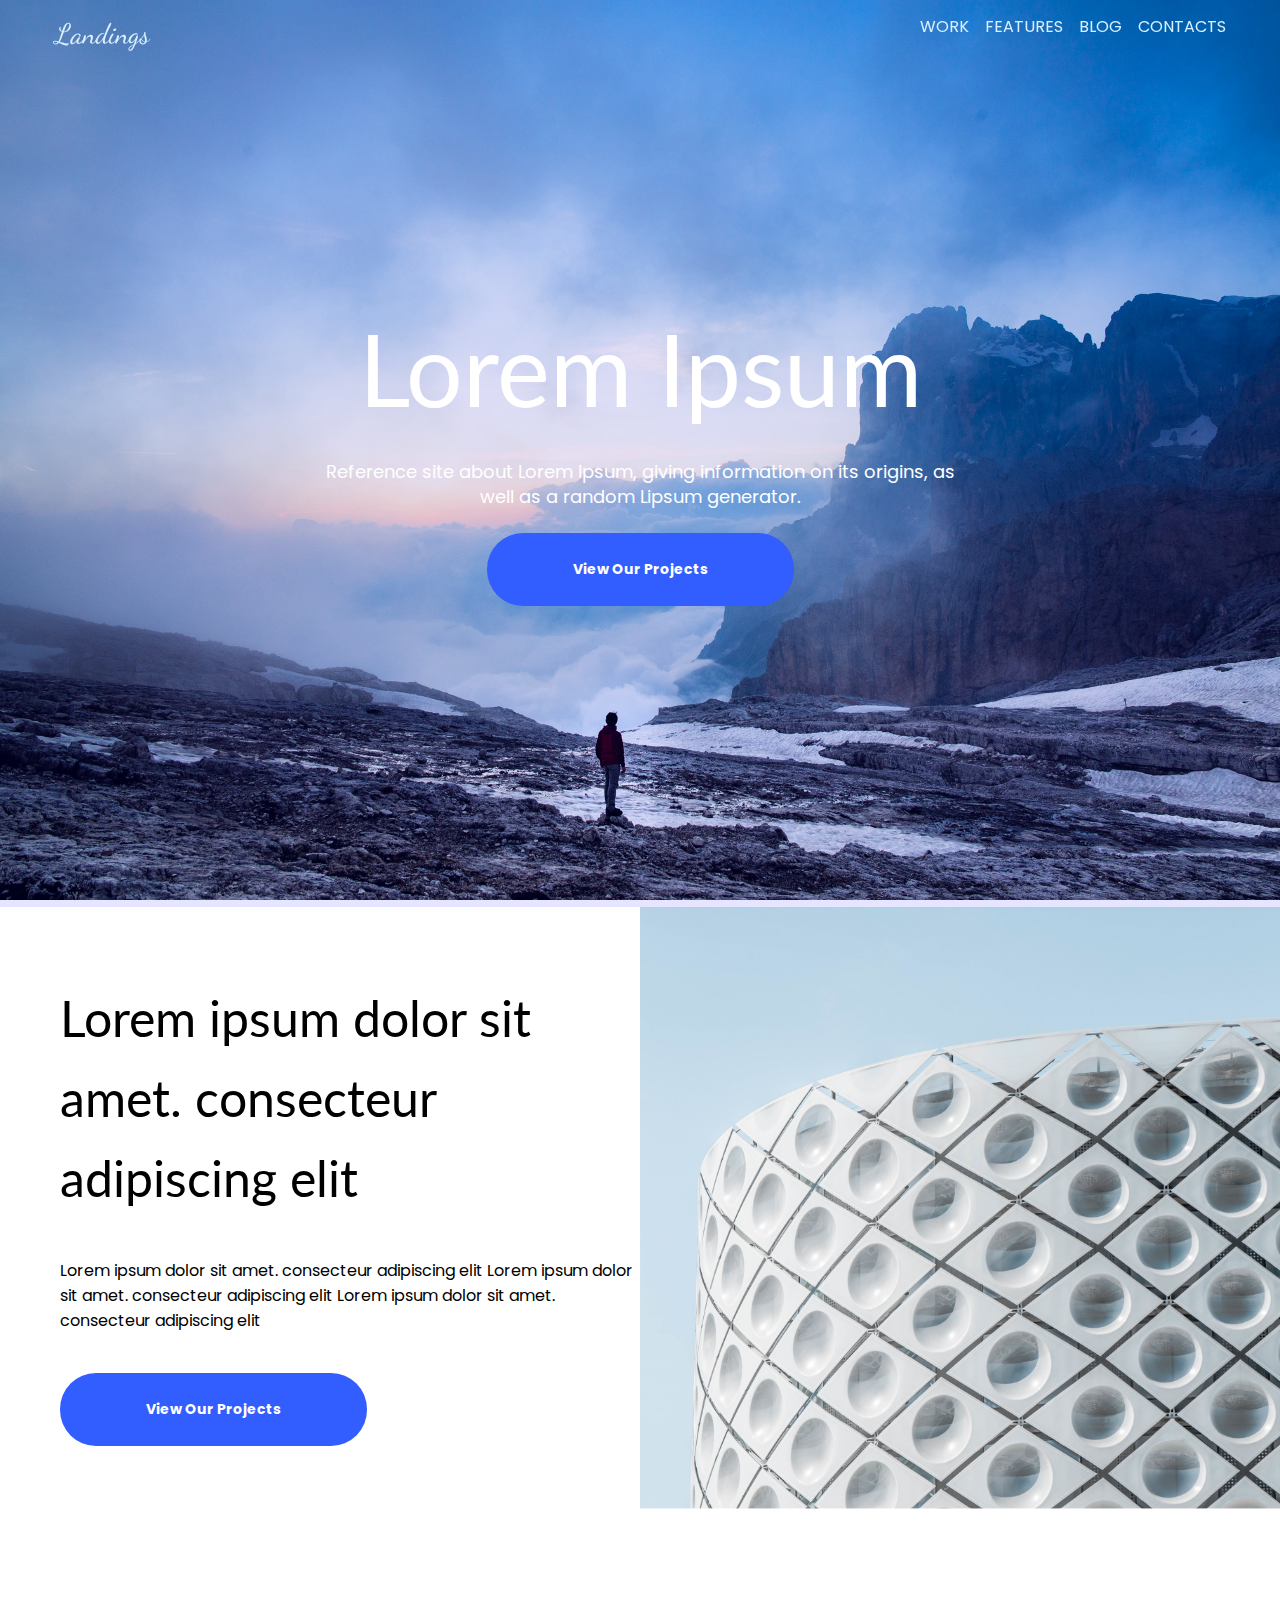
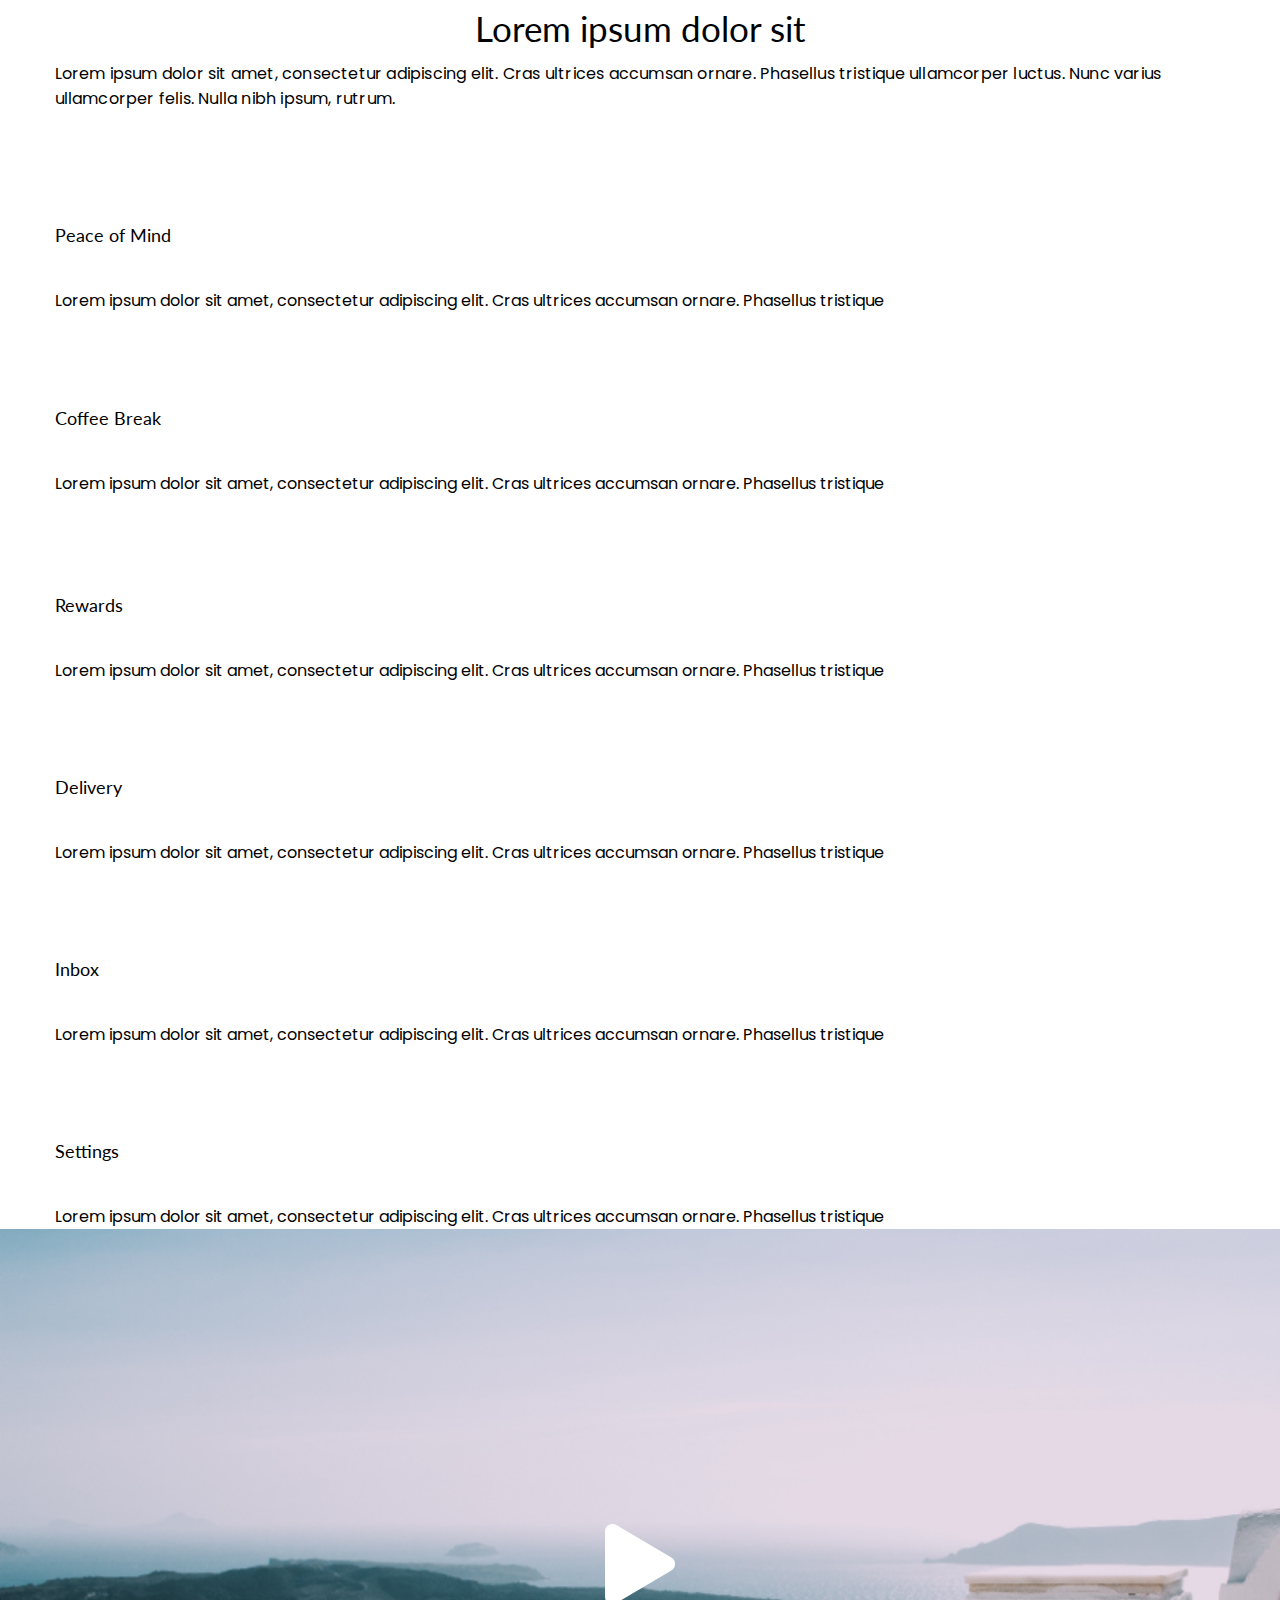
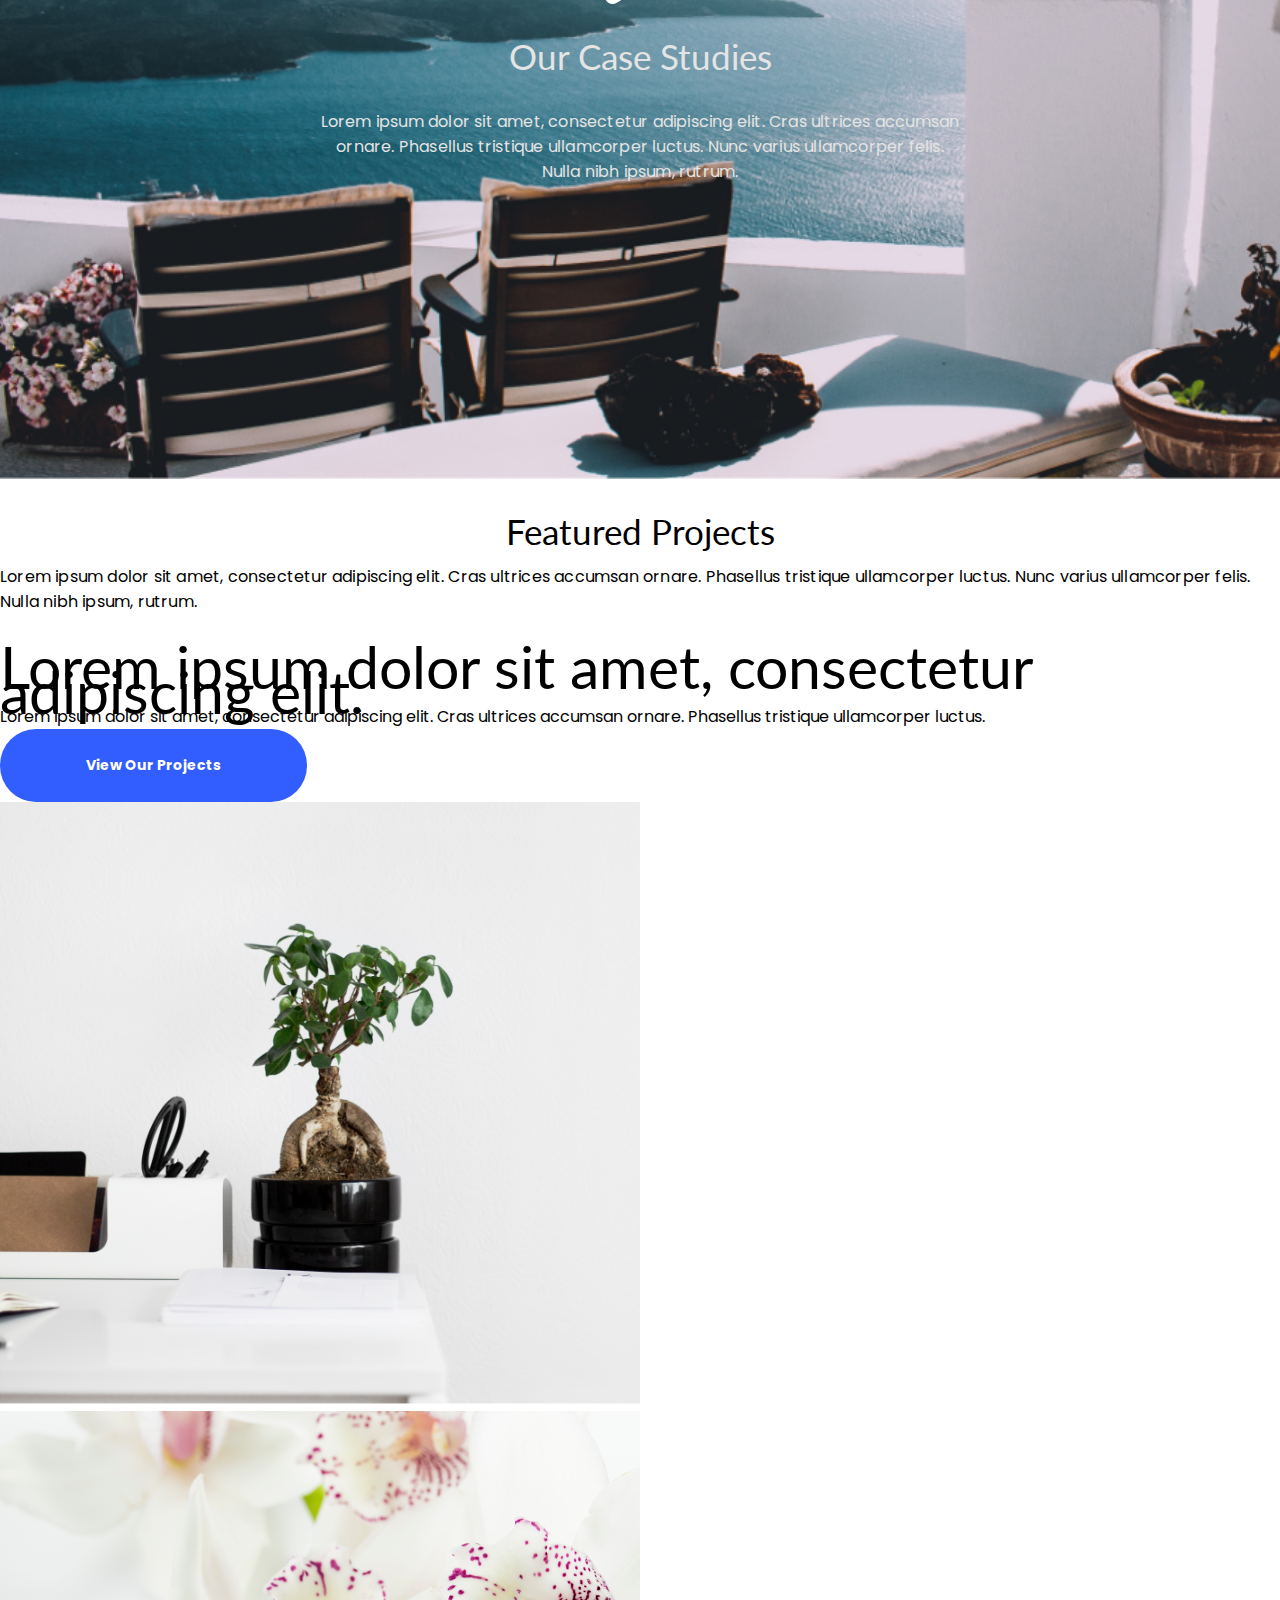
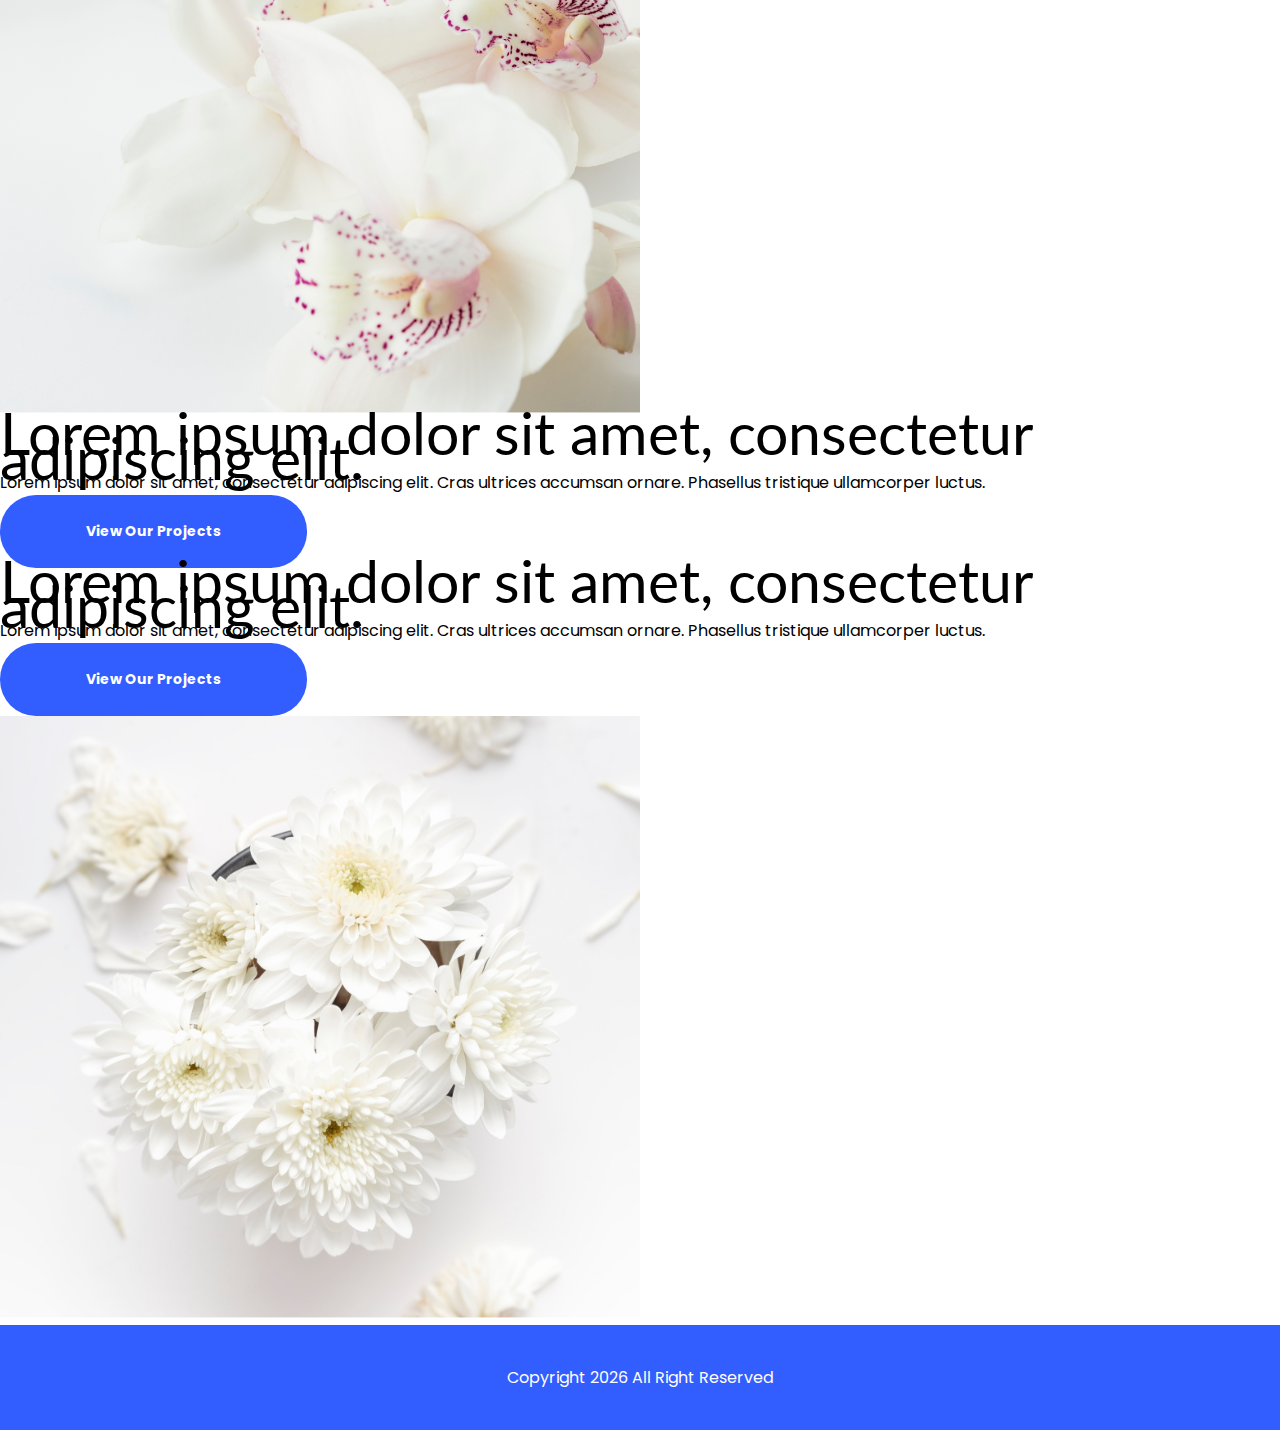
<file: day5/index.html>
<!DOCTYPE html>
<html lang="en">

<head>
    <meta charset="UTF-8">
    <meta name="viewport" content="width=device-width, initial-scale=1.0">
    <title>Day5</title>
    <link rel="stylesheet" type="text/css" href="assets/css/reset.css">
    <link rel="stylesheet" type="text/css" href="assets/css/style.css">
    <link rel="stylesheet" href="https://cdnjs.cloudflare.com/ajax/libs/font-awesome/5.15.4/css/all.min.css" />
</head>

<body>

    <header>
        <nav class="container">
            <h1><a href="index.html" class="logo">Landings</a></h1>

            <div id="hamburger" class="hamburger">
                <div class="line"></div>
                <div class="line"></div>
                <div class="line"></div>
            </div>

            <ul id="menu" class="">
                <li><a href="#">Work</a></li>
                <li><a href="#">Features</a></li>
                <li><a href="#">Blog</a></li>
                <li><a href="#">Contacts</a></li>
            </ul>

        </nav>
    </header>

    <div class="banner">

        <img src="assets/images/main_banner.png" alt="Banner Img" />

        <div class="banner-bg"></div>


        <div class="banner-text">
            <h2>Lorem Ipsum</h2>
            <p>Reference site about Lorem Ipsum, giving information on its origins, as well as a random Lipsum
                generator.</p>
            <a href="#" class="btn">View Our Projects</a>
        </div>


    </div>

    <main>

        <section>
            <div class="row sec-two">
                <div class="col-md-6">
                    <div class="text-box">
                        <h3>
                            Lorem ipsum dolor sit amet. consecteur adipiscing elit
                        </h3>
                        <p>
                            Lorem ipsum dolor sit amet. consecteur adipiscing elit
                            Lorem ipsum dolor sit amet. consecteur adipiscing elit
                            Lorem ipsum dolor sit amet. consecteur adipiscing elit

                        </p>
                        <a href="#" class="btn">View Our Projects</a>
                    </div>
                </div>

                <div class="col-md-6">
                    <img src="assets/images/img01.png" alt="img1" />
                </div>
            </div>
        </section>

        <!-- card section start  -->
        <section class="card-section">

            <!-- container start  -->
            <div class="container">

                <div class="title-box">
                    <h3>Lorem ipsum dolor sit</h3>
                    <p>
                        Lorem ipsum dolor sit amet, consectetur adipiscing elit. Cras ultrices accumsan ornare.
                        Phasellus
                        tristique ullamcorper luctus. Nunc varius ullamcorper felis. Nulla nibh ipsum, rutrum.
                    </p>
                </div>

                <!-- row start  -->
                <div class="row flex-box">

                    <!-- <div class="flex-card"> -->
                    <div class="card">
                        <!-- <div class="card-header"> -->

                        <!-- </div> -->
                        <div class="card-body">

                            <h4 class="card-icon">
                                <img src="assets/images/icon/icon_mind.png" alt="">
                            </h4>

                            <h5 class="card-title">
                                Peace of Mind
                            </h5>
                            <p class="card-content">
                                Lorem ipsum dolor sit amet, consectetur adipiscing elit. Cras ultrices accumsan
                                ornare.
                                Phasellus tristique
                            </p>
                        </div>
                    </div>
                    <!-- </div> -->

                    <!-- <div class="flex-card"> -->
                    <div class="card">
                        <!-- <div class="card-header"> -->

                        <!-- </div> -->
                        <div class="card-body">
                            <h4 class="card-icon">
                                <img src="assets/images/icon/icon_break.png" alt="">
                            </h4>
                            <h5 class="card-title">
                                Coffee Break
                            </h5>
                            <p class="card-content">
                                Lorem ipsum dolor sit amet, consectetur adipiscing elit. Cras ultrices accumsan
                                ornare.
                                Phasellus tristique
                            </p>
                        </div>
                    </div>
                    <!-- </div> -->


                    <!-- <div class="flex-card"> -->
                    <div class="card">
                        <!-- <div class="card-header"> -->

                        <!-- </div> -->
                        <div class="card-body">

                            <h4 class="card-icon">
                                <img src="assets/images/icon/icon_reward.png" alt="reward">
                            </h4>

                            <h5 class="card-title">
                                Rewards
                            </h5>
                            <p class="card-content">
                                Lorem ipsum dolor sit amet, consectetur adipiscing elit. Cras ultrices accumsan
                                ornare.
                                Phasellus tristique
                            </p>
                        </div>
                    </div>
                    <!-- </div> -->


                    <!-- <div class="flex-card"> -->
                    <div class="card">
                        <!-- <div class="card-header"> -->

                        <!-- </div> -->
                        <div class="card-body">

                            <h4 class="card-icon">
                                <img src="assets/images/icon/icon_delivery.png" alt="gift">
                            </h4>

                            <h5 class="card-title">
                                Delivery
                            </h5>
                            <p class="card-content">
                                Lorem ipsum dolor sit amet, consectetur adipiscing elit. Cras ultrices accumsan
                                ornare.
                                Phasellus tristique
                            </p>
                        </div>
                    </div>
                    <!-- </div> -->

                    <!-- <div class="flex-card"> -->
                    <div class="card">
                        <!-- <div class="card-header"> -->

                        <!-- </div> -->
                        <div class="card-body">

                            <h4 class="card-icon">
                                <img src="assets/images/icon/icon_inbox.png" alt="inbox">
                            </h4>

                            <h5 class="card-title">
                                Inbox
                            </h5>
                            <p class="card-content">
                                Lorem ipsum dolor sit amet, consectetur adipiscing elit. Cras ultrices accumsan
                                ornare.
                                Phasellus tristique
                            </p>
                        </div>
                    </div>
                    <!-- </div> -->


                    <!-- <div class="flex-card"> -->
                    <div class="card">
                        <!-- <div class="card-header"> -->

                        <!-- </div> -->

                        <div class="card-body">

                            <h4 class="card-icon">
                                <img src="assets/images/icon/icon_setting.png" alt="setting">
                            </h4>

                            <h5 class="card-title">
                                Settings
                            </h5>
                            <p class="card-content">
                                Lorem ipsum dolor sit amet, consectetur adipiscing elit. Cras ultrices accumsan
                                ornare.
                                Phasellus tristique
                            </p>
                        </div>
                    </div>
                    <!-- </div> -->
                </div>
                <!-- row end  -->
            </div>
            <!-- container end -->
        </section>
        <!-- card section end -->

        <!-- bg img section start -->
        <section>
            <div class="bg-img">
                <div class="bg-text">
                    <a class="modal-toggler">
                        <i class="fas fa-play"></i>
                    </a>

                    <h6>Our Case Studies</h6>
                    <p>
                        Lorem ipsum dolor sit amet, consectetur adipiscing elit. Cras ultrices accumsan ornare.
                        Phasellus tristique ullamcorper luctus. Nunc varius ullamcorper felis. Nulla nibh ipsum, rutrum.
                    </p>
                </div>
                <!-- <div class="banner-bg"></div> -->
            </div>

        </section>
        <!-- bg img section end  -->

        <!-- Features section start  -->
        <section class="features-section">
            <div class="title-box">
                <h3>Featured Projects</h3>
                <p>
                    Lorem ipsum dolor sit amet, consectetur adipiscing elit. Cras ultrices accumsan ornare. Phasellus
                    tristique ullamcorper luctus. Nunc varius ullamcorper felis. Nulla nibh ipsum, rutrum.
                </p>
            </div>

            <!--feature row start  -->
            <div class="features-row">

                <div class="features-item">
                    <h3>Lorem ipsum dolor sit amet, consectetur adipiscing elit.</h3>
                    <p>Lorem ipsum dolor sit amet, consectetur adipiscing elit. Cras ultrices accumsan ornare. Phasellus
                        tristique ullamcorper luctus.</p>
                    <a href="#" class="btn">View Our Projects</a>
                </div>

                <div class="features-item">
                    <img src="assets/images/img02.png" alt="img02" class="features-img">
                </div>
            </div>
            <!--feature row end -->

            <!--feature row start  -->
            <div class="features-row reverse">

                <div class="features-item">
                    <img src="assets/images/img03.png" alt="img02" class="features-img">
                </div>

                <div class="features-item">
                    <h3>Lorem ipsum dolor sit amet, consectetur adipiscing elit.</h3>
                    <p>Lorem ipsum dolor sit amet, consectetur adipiscing elit. Cras ultrices accumsan ornare. Phasellus
                        tristique ullamcorper luctus.</p>
                    <a href="#" class="btn">View Our Projects</a>
                </div>


            </div>
            <!--feature row end -->

            <!--feature row start  -->
            <div class="features-row">

                <div class="features-item">
                    <h3>Lorem ipsum dolor sit amet, consectetur adipiscing elit.</h3>
                    <p>Lorem ipsum dolor sit amet, consectetur adipiscing elit. Cras ultrices accumsan ornare. Phasellus
                        tristique ullamcorper luctus.</p>
                    <a href="#" class="btn">View Our Projects</a>
                </div>

                <div class="features-item">
                    <img src="assets/images/img04.png" alt="img02" class="features-img">
                </div>
            </div>
            <!--feature row end -->
        </section>
        <!-- Features section end -->
    </main>

    <!-- modal box start  -->
    <div class="modal-container">
        <div class="modal">
            <div class="modal-dialog">
                <div class="modal-content">
                    <b class="modal-title">Lorem Ipsum</b>
                    <p>
                        Lorem ipsum dolor sit amet. consecteur adipiscing elit Lorem ipsum dolor sit amet.
                        consecteur adipiscing elit Lorem ipsum dolor sit amet. consecteur adipiscing elit Lorem
                        ipsum dolor sit amet. consecteur adipiscing elit Lorem ipsum dolor sit amet.
                        consecteur adipiscing elit Lorem ipsum dolor sit amet.
                    </p>
                </div>
                <a href="#" class="close-btn">&times;</a>

            </div>
        </div>
    </div>

    <footer>
        <p>Copyright <span id="year"></span> All Right Reserved
    </footer>








    <script src="assets/js/app.js"></script>
</body>

</html>
</file>
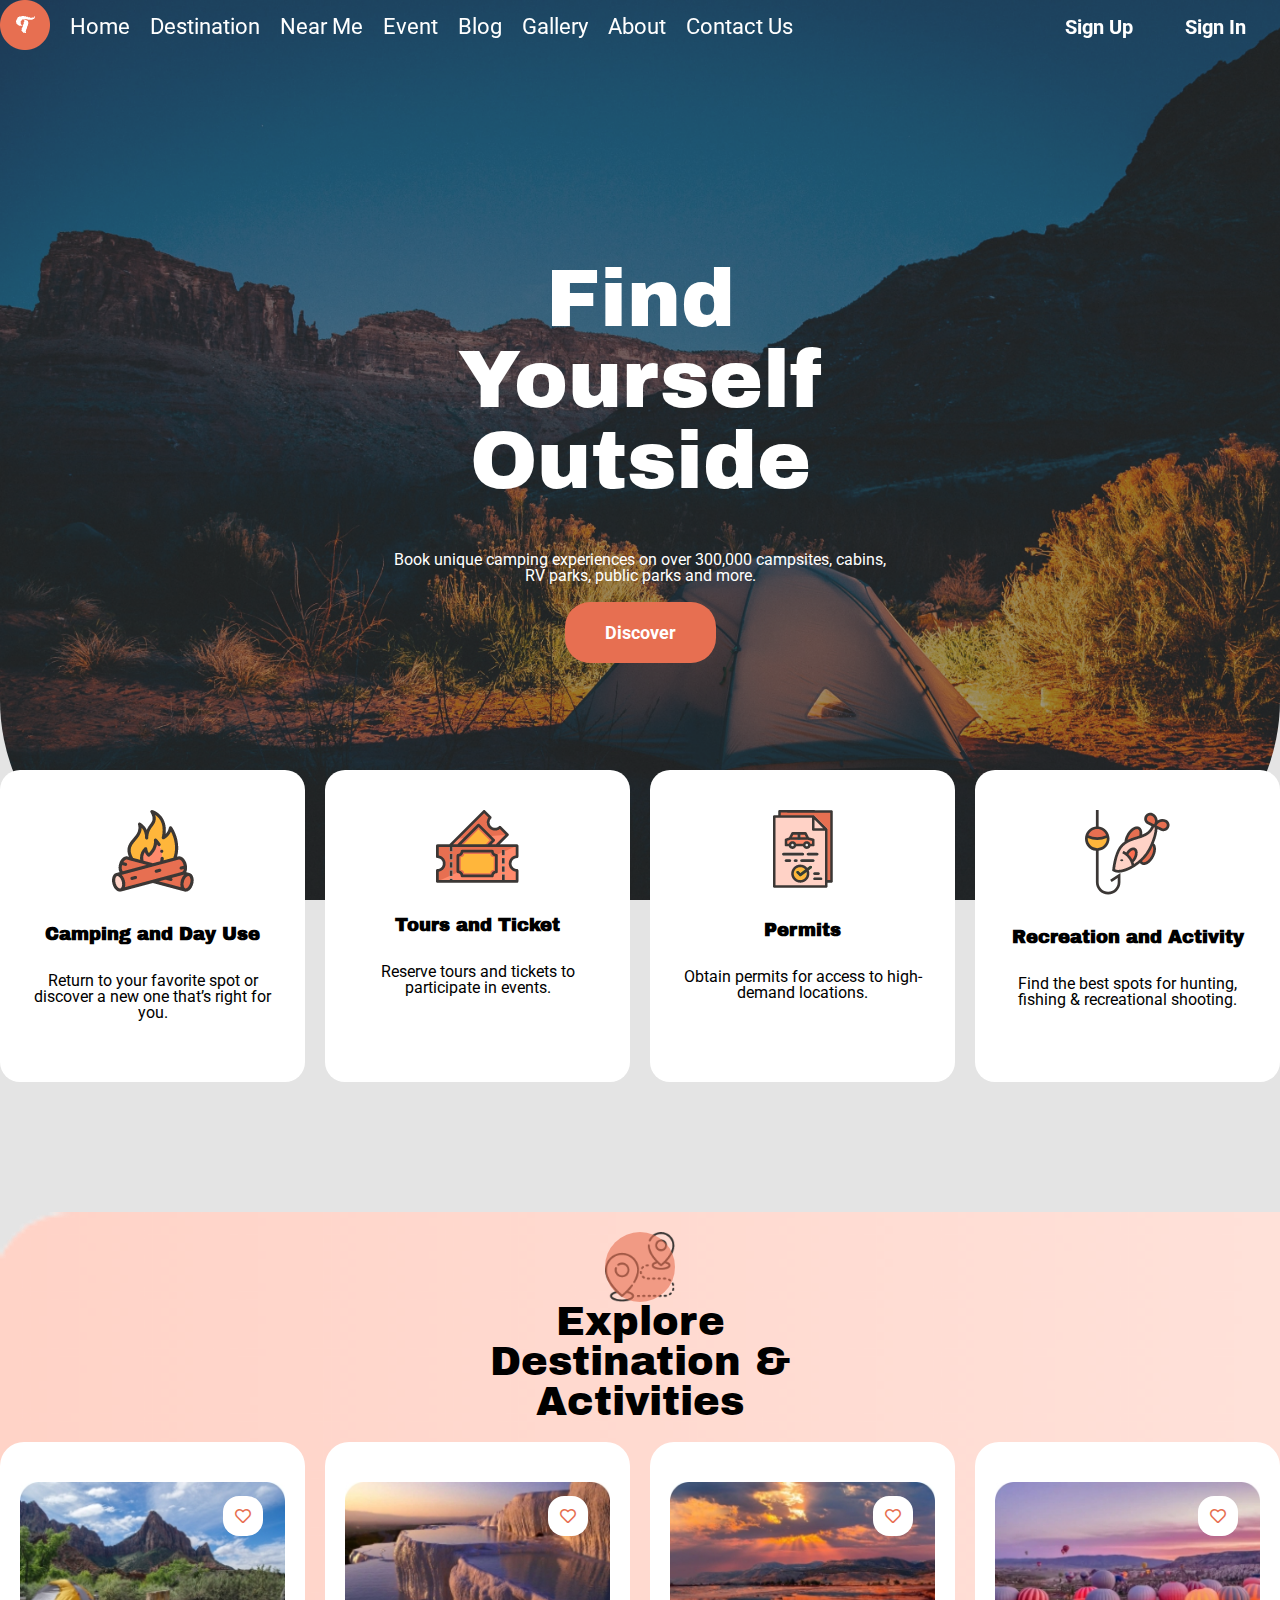
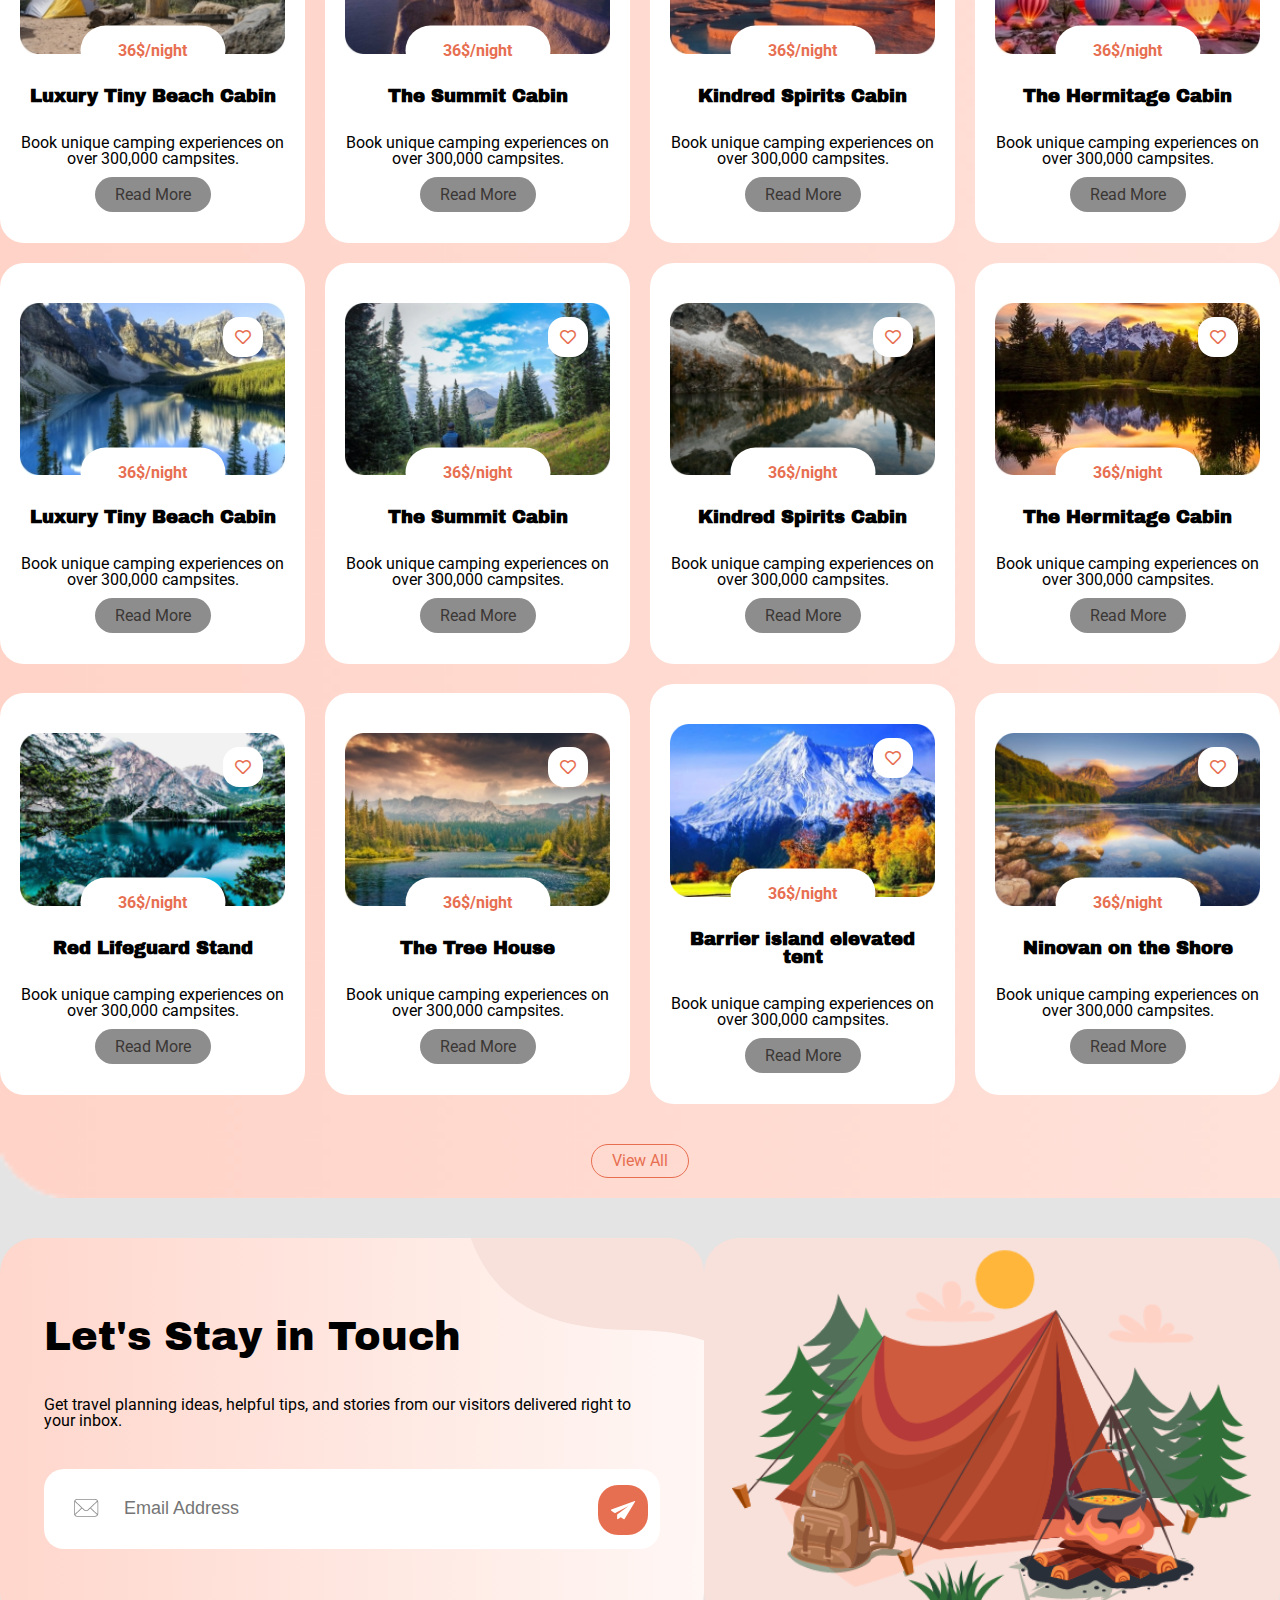
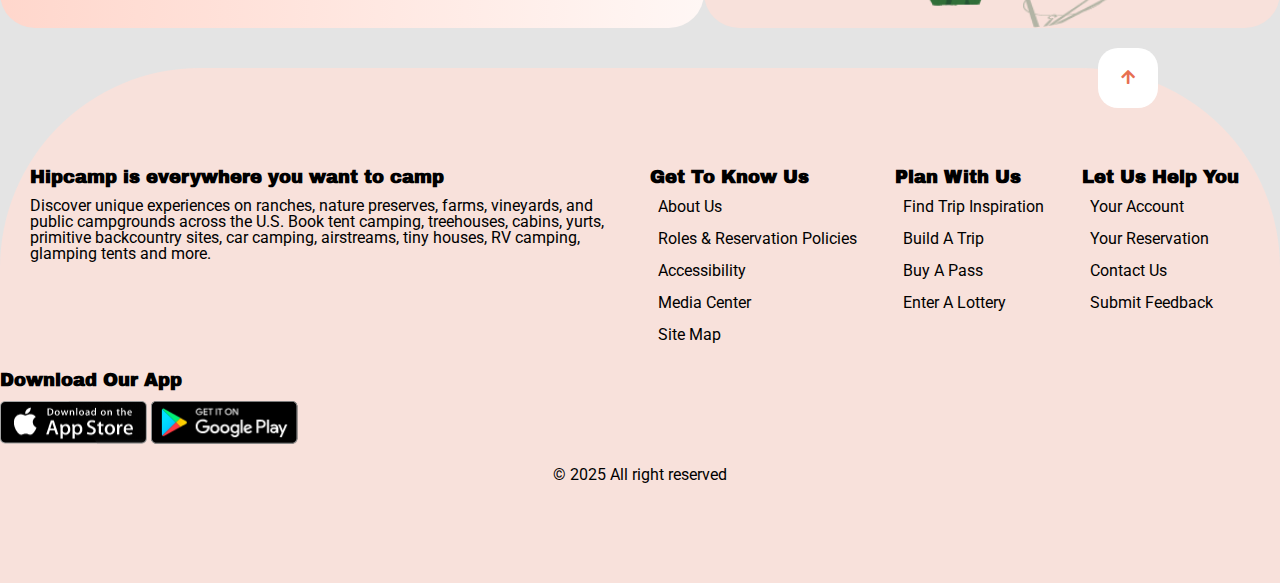
<file: day6/index.html>
<!DOCTYPE html>
<html lang="en">

<head>
    <meta charset="UTF-8">
    <meta name="viewport" content="width=device-width, initial-scale=1.0">
    <title>Day 6</title>
    <link rel="stylesheet" type="text/css" href="assets/css/reset.css">
    <link rel="stylesheet" type="text/css" href="assets/css/style.css">
    <link rel="stylesheet" href="https://cdnjs.cloudflare.com/ajax/libs/font-awesome/5.15.4/css/all.min.css" />
</head>

<body>

    <header id="navbar">
        <div class="container">
            <nav>
                <div class="nav-bar">
                    <h1><a><img src="assets/images/logo.png" alt="logo"></a></h1>

                    <ul id="menu">
                        <li><a href="#">Home</a></li>
                        <li><a href="#">Destination</a></li>
                        <li><a href="#">Near Me</a></li>
                        <li><a href="#">Event</a></li>
                        <li><a href="#">Blog</a></li>
                        <li><a href="#">Gallery</a></li>
                        <li><a href="#">About</a></li>
                        <li><a href="#">Contact Us</a></li>
                    </ul>
                </div>

                <div class="register">
                    <a href="#">Sign Up</a>
                    <a href="#">Sign In</a>
                </div>

                <div class="hamburger">
                    <div class="line"></div>
                    <div class="line"></div>
                    <div class="line"></div>
                </div>
            </nav>
        </div>
    </header>

    <div class="banner-bg" id="banner">
        <div class="banner-text">
            <h2>Find Yourself Outside</h2>
            <p>Book unique camping experiences on over 300,000 campsites, cabins, RV parks, public parks and more.</p>
            <a href="#" class="btn dis-btn">Discover</a>
        </div>
    </div>
    
    <main>
        <section>
            <div class="container">
                <div class="cards">
                    <!-- <div class="card-items"> -->
                        <div class="card">
                            <div class="card-body">
                                <img src="assets/images/service_1.png" class="card-icon" alt="img1">
                                <h4 class="card-title">Camping and Day Use</h4>
                                <p>Return to your favorite spot or discover a new one that’s right for you.</p>
                            </div>
                        </div>
                    <!-- </div> -->

                    <!-- <div class="card-items"> -->
                        <div class="card">
                            <div class="card-body">
                                <img src="assets/images/service_2.png" class="card-icon" alt="img1">
                                <h4 class="card-title">Tours and Ticket</h4>
                                <p>Reserve tours and tickets to participate in events.</p>
                            </div>
                        </div>
                    <!-- </div> -->

                    <!-- <div class="card-items"> -->
                        <div class="card">
                            <div class="card-body">
                                <img src="assets/images/service_3.png" class="card-icon" alt="img1">
                                <h4 class="card-title">Permits</h4>
                                <p>Obtain permits for access to high-demand locations.</p>
                            </div>
                        </div>
                    <!-- </div> -->

                    <!-- <div class="card-items"> -->
                        <div class="card">
                            <div class="card-body">
                                <img src="assets/images/service_4.png" class="card-icon" alt="img1">
                                <h4 class="card-title">Recreation and Activity
                                </h4>
                                <p>Find the best spots for hunting, fishing & recreational shooting.</p>
                            </div>
                        </div>
                    <!-- </div> -->
                </div>
            </div>
        </section>

        <!-- expolore section start  -->
        <section class="explore-section">
            <!-- expolore container start -->
            <div class="container">

                <div class="title-box">
                    <div class="img-box">
                        <img src="assets/images/destination.png" alt="destination">
                    </div>
                    <div class="text-box">
                        <h3>Explore Destination & Activities</h3>
                    </div>             
                </div>
                <!-- EXPLORE CARD START  -->
                <div class="explore-cards">

                    <!-- expolore card 1 start  -->
                     <div class="explore-card">
                        <div class="card-header">
                            <i class="far fa-heart heart"></i>
                            <img src="assets/images/zach-betten-K9olx8OF36A-unsplash01.jpeg" alt="img01" class="card-img"/>
                            <b>36$/night</b>
                        </div>
                        <div class="card-body">
                            <h4>Luxury Tiny Beach Cabin</h4>
                            <p>Book unique camping experiences on over 300,000 campsites.</p>
                        </div>
                        <div class="card-footer">
                            <a href="#"class="btn">Read More</a>
                        </div>
                     </div>

                       <!-- expolore card 1 start  -->
                       <div class="explore-card">
                        <div class="card-header">
                            <i class="far fa-heart heart"></i>
                            <img src="assets/images/zach-betten-K9olx8OF36A-unsplash02.jpeg" alt="img01" class="card-img"/>
                            <b>36$/night</b>
                        </div>
                        <div class="card-body">
                            <h4>The Summit Cabin</h4>
                            <p>Book unique camping experiences on over 300,000 campsites.</p>
                        </div>
                        <div class="card-footer">
                            <a href="#"class="btn">Read More</a>
                        </div>
                     </div>

                       <!-- expolore card 1 start  -->
                       <div class="explore-card">
                        <div class="card-header">
                            <i class="far fa-heart heart"></i>
                            <img src="assets/images/zach-betten-K9olx8OF36A-unsplash03.jpeg" alt="img01" class="card-img"/>
                            <b>36$/night</b>
                        </div>
                        <div class="card-body">
                            <h4>Kindred Spirits Cabin</h4>
                            <p>Book unique camping experiences on over 300,000 campsites.</p>
                        </div>
                        <div class="card-footer">
                            <a href="#"class="btn">Read More</a>
                        </div>
                     </div>

                       <!-- expolore card 1 start  -->
                       <div class="explore-card">
                        <div class="card-header">
                            <i class="far fa-heart heart"></i>
                            <img src="assets/images/zach-betten-K9olx8OF36A-unsplash04.jpeg" alt="img01" class="card-img"/>
                            <b>36$/night</b>
                        </div>
                        <div class="card-body">
                            <h4>The Hermitage Cabin</h4>
                            <p>Book unique camping experiences on over 300,000 campsites.</p>
                        </div>
                        <div class="card-footer">
                            <a href="#"class="btn">Read More</a>
                        </div>
                     </div>

                       <!-- expolore card 1 start  -->
                       <div class="explore-card">
                        <div class="card-header">
                            <i class="far fa-heart heart"></i>
                            <img src="assets/images/zach-betten-K9olx8OF36A-unsplash05.jpeg" alt="img01" class="card-img"/>
                            <b>36$/night</b>
                        </div>
                        <div class="card-body">
                            <h4>Luxury Tiny Beach Cabin</h4>
                            <p>Book unique camping experiences on over 300,000 campsites.</p>
                        </div>
                        <div class="card-footer">
                            <a href="#"class="btn">Read More</a>
                        </div>
                     </div>

                       <!-- expolore card 1 start  -->
                       <div class="explore-card">
                        <div class="card-header">
                            <i class="far fa-heart heart"></i>
                            <img src="assets/images/zach-betten-K9olx8OF36A-unsplash06.jpeg" alt="img01" class="card-img"/>
                            <b>36$/night</b>
                        </div>
                        <div class="card-body">
                            <h4>The Summit Cabin</h4>
                            <p>Book unique camping experiences on over 300,000 campsites.</p>
                        </div>
                        <div class="card-footer">
                            <a href="#"class="btn">Read More</a>
                        </div>
                     </div>

                       <!-- expolore card 1 start  -->
                       <div class="explore-card">
                        <div class="card-header">
                            <i class="far fa-heart heart"></i>
                            <img src="assets/images/zach-betten-K9olx8OF36A-unsplash07.jpeg" alt="img01" class="card-img"/>
                            <b>36$/night</b>
                        </div>
                        <div class="card-body">
                            <h4>Kindred Spirits Cabin</h4>
                            <p>Book unique camping experiences on over 300,000 campsites.</p>
                        </div>
                        <div class="card-footer">
                            <a href="#"class="btn">Read More</a>
                        </div>
                     </div>

                       <!-- expolore card 1 start  -->
                       <div class="explore-card">
                        <div class="card-header">
                            <i class="far fa-heart heart"></i>
                            <img src="assets/images/zach-betten-K9olx8OF36A-unsplash08.jpeg" alt="img01" class="card-img"/>
                            <b>36$/night</b>
                        </div>
                        <div class="card-body">
                            <h4>The Hermitage Cabin</h4>
                            <p>Book unique camping experiences on over 300,000 campsites.</p>
                        </div>
                        <div class="card-footer">
                            <a href="#"class="btn">Read More</a>
                        </div>
                     </div>

                       <!-- expolore card 1 start  -->
                       <div class="explore-card">
                        <div class="card-header">
                            <i class="far fa-heart heart"></i>
                            <img src="assets/images/zach-betten-K9olx8OF36A-unsplash09.jpeg" alt="img01" class="card-img"/>
                            <b>36$/night</b>
                        </div>
                        <div class="card-body">
                            <h4>Red Lifeguard Stand</h4>
                            <p>Book unique camping experiences on over 300,000 campsites.</p>
                        </div>
                        <div class="card-footer">
                            <a href="#"class="btn">Read More</a>
                        </div>
                     </div>

                       <!-- expolore card 1 start  -->
                       <div class="explore-card">
                        <div class="card-header">
                            <i class="far fa-heart heart"></i>
                            <img src="assets/images/zach-betten-K9olx8OF36A-unsplash10.jpeg" alt="img01" class="card-img"/>
                            <b>36$/night</b>
                        </div>
                        <div class="card-body">
                            <h4>The Tree House</h4>
                            <p>Book unique camping experiences on over 300,000 campsites.</p>
                        </div>
                        <div class="card-footer">
                            <a href="#"class="btn">Read More</a>
                        </div>
                     </div>

                       <!-- expolore card 1 start  -->
                       <div class="explore-card">
                        <div class="card-header">
                            <i class="far fa-heart heart"></i>
                            <img src="assets/images/zach-betten-K9olx8OF36A-unsplash11.jpeg" alt="img01" class="card-img"/>
                            <b>36$/night</b>
                        </div>

                        <div class="card-body">
                            <h4>Barrier island elevated tent</h4>
                            <p>Book unique camping experiences on over 300,000 campsites.</p>
                        </div>

                        <div class="card-footer">
                            <a href="#"class="btn">Read More</a>
                        </div>
                     </div>

                       <!-- expolore card 1 start  -->
                       <div class="explore-card">
                        <div class="card-header">
                            <i class="far fa-heart heart"></i>
                            <img src="assets/images/zach-betten-K9olx8OF36A-unsplash12.jpeg" alt="img01" class="card-img"/>
                            <b>36$/night</b>
                        </div>
                        <div class="card-body">
                            <h4>Ninovan on the Shore</h4>
                            <p>Book unique camping experiences on over 300,000 campsites.</p>
                        </div>
                        <div class="card-footer">
                            <a href="#"class="btn">Read More</a>
                        </div>
                     </div>

                     <a class="btn view-all" href="#">View All</a>
                </div>
            </div>
            <!-- expolore container end -->

        </section>
        <!-- expolore section end  -->

        <!-- stay in touch section start -->
        <section class="touch-section">
            <div class="container">
                <div class="main-touch">
                    <div class="touch-item">
                        <!-- <img src="assets/images/mask3.png" alt="mask" class="mask"> -->
                        <div class="mask-item">
                            <h3>Let's Stay in Touch</h3>
                            <p>
                                Get travel planning ideas, helpful tips, and stories from our visitors delivered right to your inbox.
                            </p>

                            <div class="email-container">
                                <img src="./assets/images/mail.png" alt="mail" class="email-img">
                                <input type="email" class="email" placeholder="Email Address">
                                <img src="./assets/images/icon.png" alt="icon" class="email-img">
                            </div>

                        </div>
                        
                    </div class="touch-item">
                    <div class="tent"></div>
                </div>
            </div>
        </section>
        <!-- stay in touch section end -->

        <!-- footer section start  -->
        <section class="footer-section py">

            <!-- container start  -->
            <div class="container">

                <!-- footer start  -->
                <div class="footer">
                    <div class="ads">
                        <div class="ad-title">
                            <b>Hipcamp is everywhere you want to camp</b>
                            <p>
                                Discover unique experiences on ranches, nature preserves, farms, vineyards, and public campgrounds across the U.S. Book tent camping, treehouses, cabins, yurts, primitive backcountry sites, car camping, airstreams, tiny houses, RV camping, glamping tents and more.
                            </p>
                        </div>        
                    </div>

                    <div class="lists">
                        <div class="list-item">
                            <b>Get To Know Us</b>
                            <ul>
                                <li>About Us</li>
                                <li>Roles & Reservation Policies</li>
                                <li>Accessibility</li>
                                <li>Media Center</li>
                                <li>Site Map</li>
                            </ul>
                        </div>

                        <div class="list-item">
                            <b>Plan With Us</b>
                            <ul>
                                <li>Find Trip Inspiration</li>
                                <li>Build A Trip</li>
                                <li>Buy A Pass</li>
                                <li>Enter A Lottery</li>
                            </ul>
                        </div>

                        <div class="list-item">
                            <b>Let Us Help You</b>
                            <ul>
                                <li>Your Account</li>
                                <li>Your Reservation</li>
                                <li>Contact Us</li>
                                <li>Submit Feedback</li>
                            </ul>
                        </div>
                    </div>

                    <div class="apps">
                        <p>Download Our App</p>
                        <img src="assets/images/appstore.png" alt="app">
                        <img src="assets/images/google.png" alt="google">
                    </div>

                    <div class="copy">
                        <p>&copy; 2025 All right reserved</p>
                    </div>

                </div>
                <!-- footer end  -->
                

            </div>
            <!-- container end  -->
             <a href="#banner"><i class="fas fa-arrow-up"></i></a>
        </section>
        <!-- footer section end  -->

    </main>


    <script src="assets/js/app.js"></script>
</body>

</html>
</file>
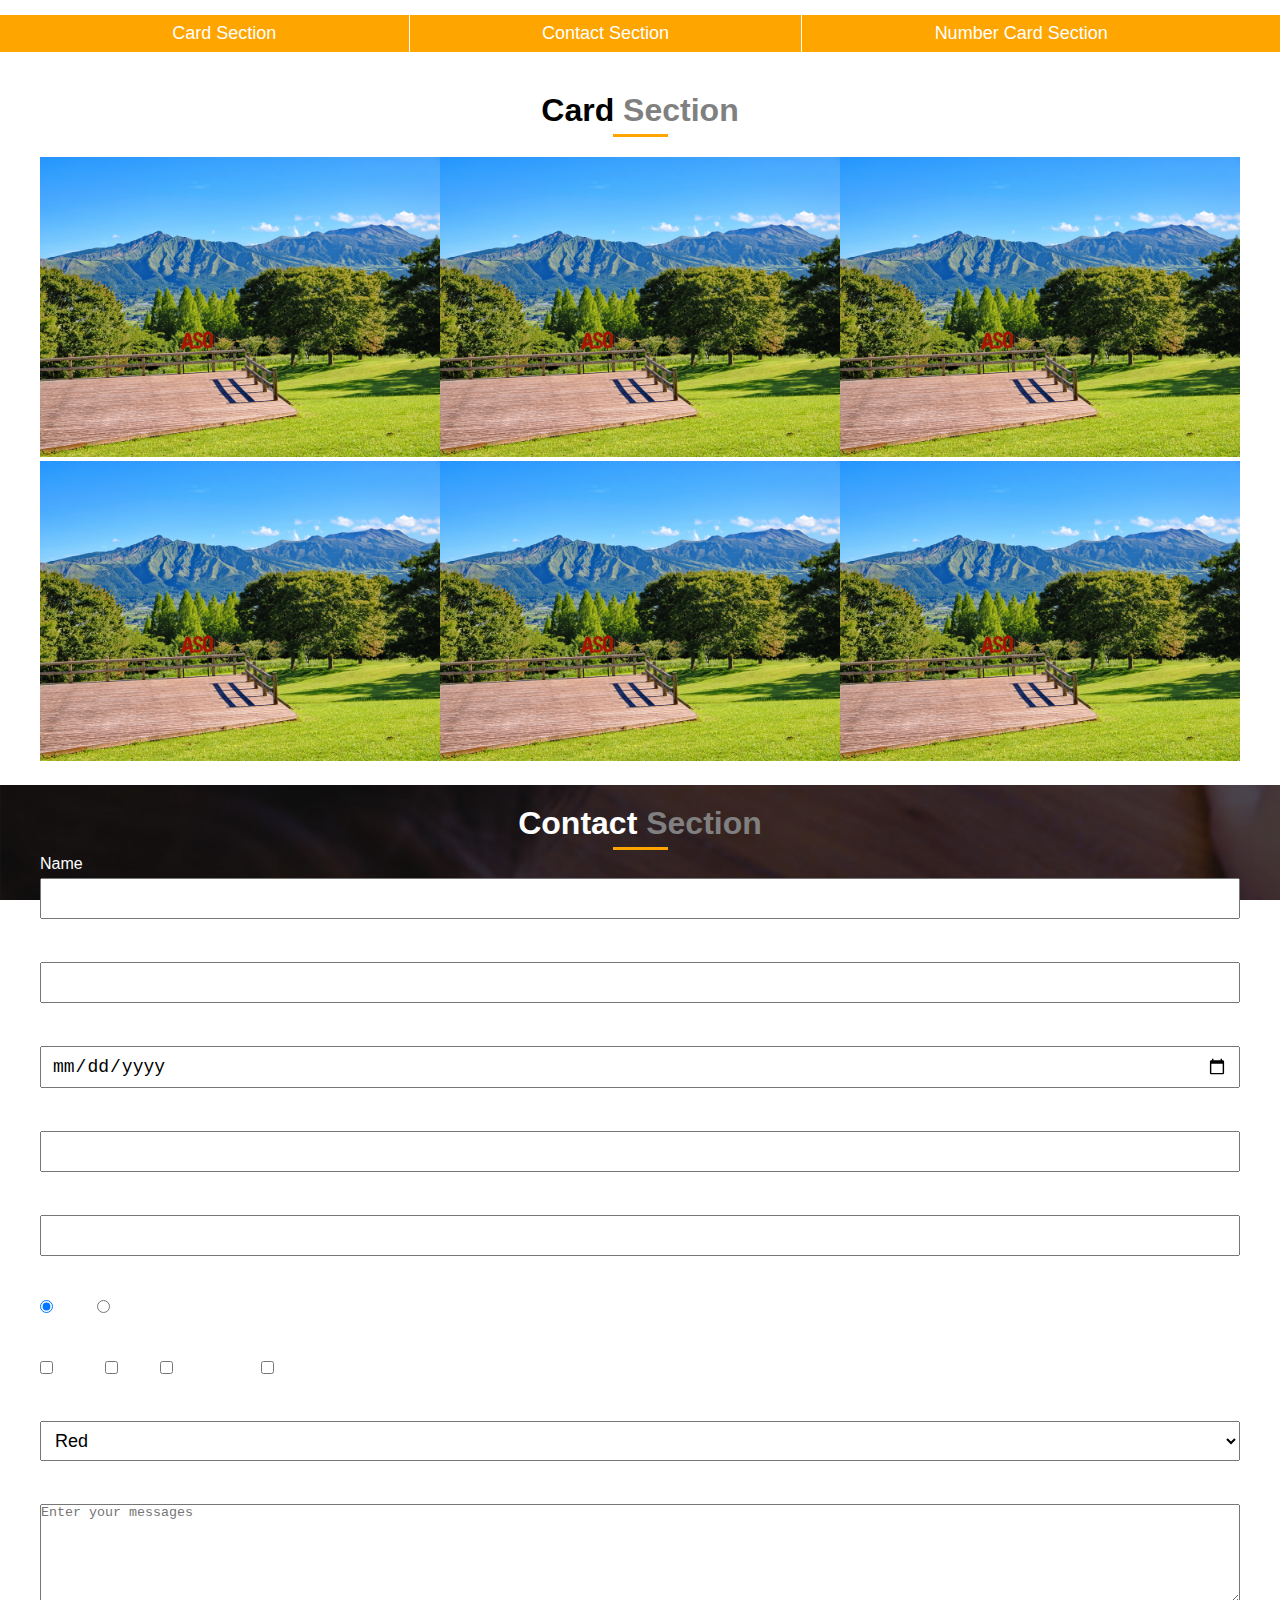
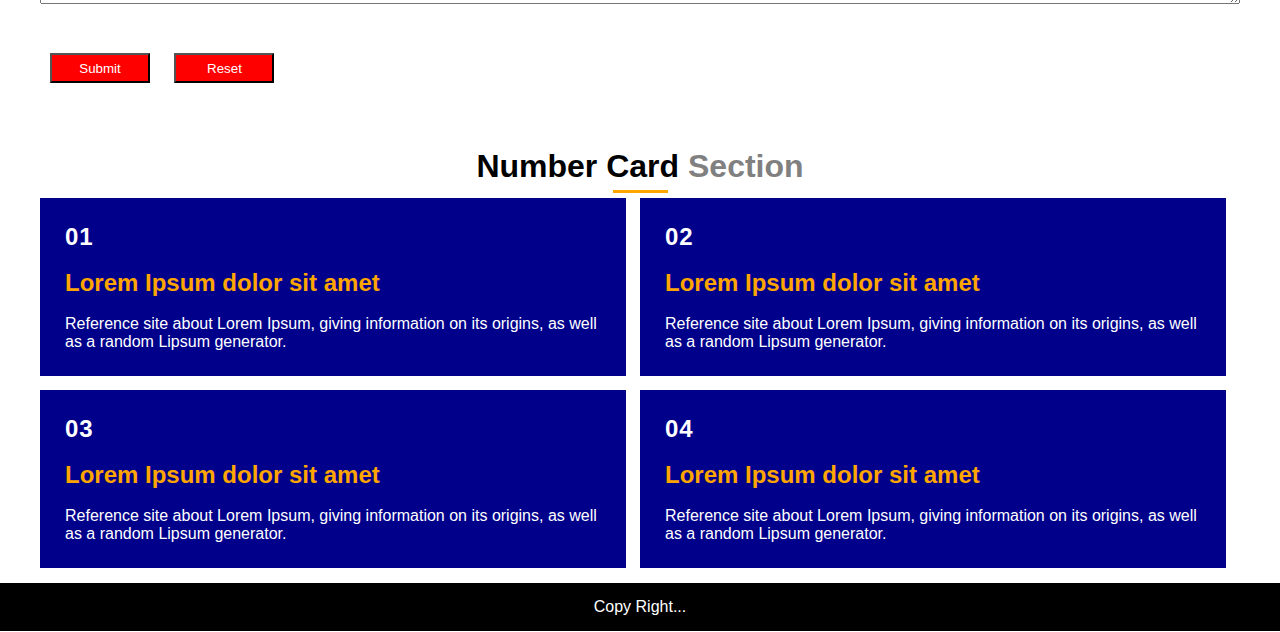
<file: DayThree/index.html>
<!DOCTYPE html>
<html lang="en">

<head>
    <meta charset="UTF-8">
    <meta name="viewport" content="width=device-width, initial-scale=1.0">
    <title>Day3 Assignment</title>
    <link rel="stylesheet" type="text/css" href="assets/css/style.css">
</head>

<body>

    <header>
        <nav class="container">
            <ul>
                <li><a href="#card">Card Section</a></li>
                <li><a href="#contact">Contact Section</a></li>
                <li><a href="#number">Number Card Section</a></li>
            </ul>
        </nav>
    </header>

    <main>

        <!-- card section start  -->
        <section id="card">
            <div class="container">
                <h1>Card <span>Section</span></h1>
                <div class="line"></div>

                <div class="flex-box">
                    <div class="card">
                        <div class="card-body">
                            <img src="assets/images/gallery.jpg" class="card-img" />
                        </div>
                        <div class="card-footer">
                            <p class="card-title">Title 01</p>
                            <span class="card-content">Lorem Ipsum dolor sit amal...</span>
                        </div>
                    </div>

                    <div class="card">
                        <div class="card-body">
                            <img src="assets/images/gallery.jpg" class="card-img" />
                        </div>
                        <div class="card-footer">
                            <p class="card-title">Title 01</p>
                            <span class="card-content">Lorem Ipsum dolor sit amal...</span>
                        </div>
                    </div>

                    <div class="card">
                        <div class="card-body">
                            <img src="assets/images/gallery.jpg" class="card-img" />
                        </div>
                        <div class="card-footer">
                            <p class="card-title">Title 01</p>
                            <span class="card-content">Lorem Ipsum dolor sit amal...</span>
                        </div>
                    </div>

                    <div class="card">
                        <div class="card-body">
                            <img src="assets/images/gallery.jpg" class="card-img" />
                        </div>
                        <div class="card-footer">
                            <p class="card-title">Title 01</p>
                            <span class="card-content">Lorem Ipsum dolor sit amal...</span>
                        </div>
                    </div>

                    <div class="card">
                        <div class="card-body">
                            <img src="assets/images/gallery.jpg" class="card-img" />
                        </div>
                        <div class="card-footer">
                            <p class="card-title">Title 01</p>
                            <span class="card-content">Lorem Ipsum dolor sit amal...</span>
                        </div>
                    </div>

                    <div class="card">
                        <div class="card-body">
                            <img src="assets/images/gallery.jpg" class="card-img" />
                        </div>
                        <div class="card-footer">
                            <p class="card-title">Title 01</p>
                            <span class="card-content">Lorem Ipsum dolor sit amal...</span>
                        </div>
                    </div>
                </div>
            </div>

        </section>

        <!-- card section end  -->

        <!-- contact section start -->

        <section id="contact">
            <div class="container">
                <h1>Contact <span>Section</span></h1>
                <div class="line"></div>

                <div>
                    <form action="" method="">
                        <div class="form-group">
                            <label for="name">Name</label>
                            <input type="text" name="name" id="name" class="form-control" />
                        </div>

                        <div class="form-group">
                            <label for="email">Email</label>
                            <input type="email" name="email" id="email" class="form-control" />
                        </div>

                        <div class="form-group">
                            <label for="dob">Date Of Birth</label>
                            <input type="date" name="dob" id="dob" class="form-control" />
                        </div>

                        <div class="form-group">
                            <label for="phone">Phone Number</label>
                            <input type="text" name="phone" id="phone" class="form-control" />
                        </div>

                        <div class="form-group">
                            <label for="phone">Phone Number</label>
                            <input type="text" name="phone" id="phone" class="form-control" />
                        </div>

                        <div class="form-group">
                            <label>Gender</label>
                            <div>
                                <input type="radio" name="gender" id="male" value="1" checked />
                                <label for="male">Male</label>

                                <input type="radio" name="gender" id="female" value="2" />
                                <label for="female">Female</label>
                            </div>
                        </div>

                        <div class="form-group">
                            <label for="fav">Favourite Programming Language</label>
                            <div>
                                <input type="checkbox" name="html" id="html" value="html" />
                                <label for="html">HTML</label>

                                <input type="checkbox" name="css" id="css" value="css" />
                                <label for="css">CSS</label>

                                <input type="checkbox" name="js" id="js" value="js" />
                                <label for="js">Java Script</label>

                                <input type="checkbox" name="react" id="react" value="react" />
                                <label for="react">React</label>
                            </div>
                        </div>

                        <div class="form-group">
                            <label>Choose A Color</label>
                            <select name="color" class="form-select">
                                <option value="red">Red</option>
                                <option value="green">Green</option>
                                <option value="blue">Blue</option>
                                <option value="pink">Pink</option>
                            </select>
                        </div>

                        <div class="form-group">
                            <label for="message">Message</label>
                            <textarea name="message" id="message" placeholder="Enter your messages"></textarea>
                        </div>

                        <input type="submit" class="btn" value="Submit">
                        <input type="button" class="btn" value="Reset">
                    </form>
                </div>
            </div>
        </section>
        <!-- contact section end -->

        <!-- number section start  -->
        <section id="number">
            <div class="container">

                <h1>Number Card <span>Section</span></h1>
                <div class="line"></div>



                <div class="flex-card">
                    <div class="card-number">
                        <div class="card-inner">
                            <b>01</b>
                            <h2>Lorem Ipsum dolor sit amet</h2>
                            <p>Reference site about Lorem Ipsum, giving information on its origins, as well as a random
                                Lipsum generator.</p>
                        </div>
                    </div>

                    <div class="card-number">
                        <div class="card-inner">
                            <b>02</b>
                            <h2>Lorem Ipsum dolor sit amet</h2>
                            <p>Reference site about Lorem Ipsum, giving information on its origins, as well as a random
                                Lipsum generator.</p>
                        </div>
                    </div>

                    <div class="card-number">
                        <div class="card-inner">
                            <b>03</b>
                            <h2>Lorem Ipsum dolor sit amet</h2>
                            <p>Reference site about Lorem Ipsum, giving information on its origins, as well as a random
                                Lipsum generator.</p>
                        </div>
                    </div>

                    <div class="card-number">
                        <div class="card-inner">
                            <b>04</b>
                            <h2>Lorem Ipsum dolor sit amet</h2>
                            <p>Reference site about Lorem Ipsum, giving information on its origins, as well as a random
                                Lipsum generator.</p>
                        </div>
                    </div>
                </div>
            </div>
        </section>

    </main>

    <footer><span>Copy Right...</span></footer>

</body>

</html>
</file>
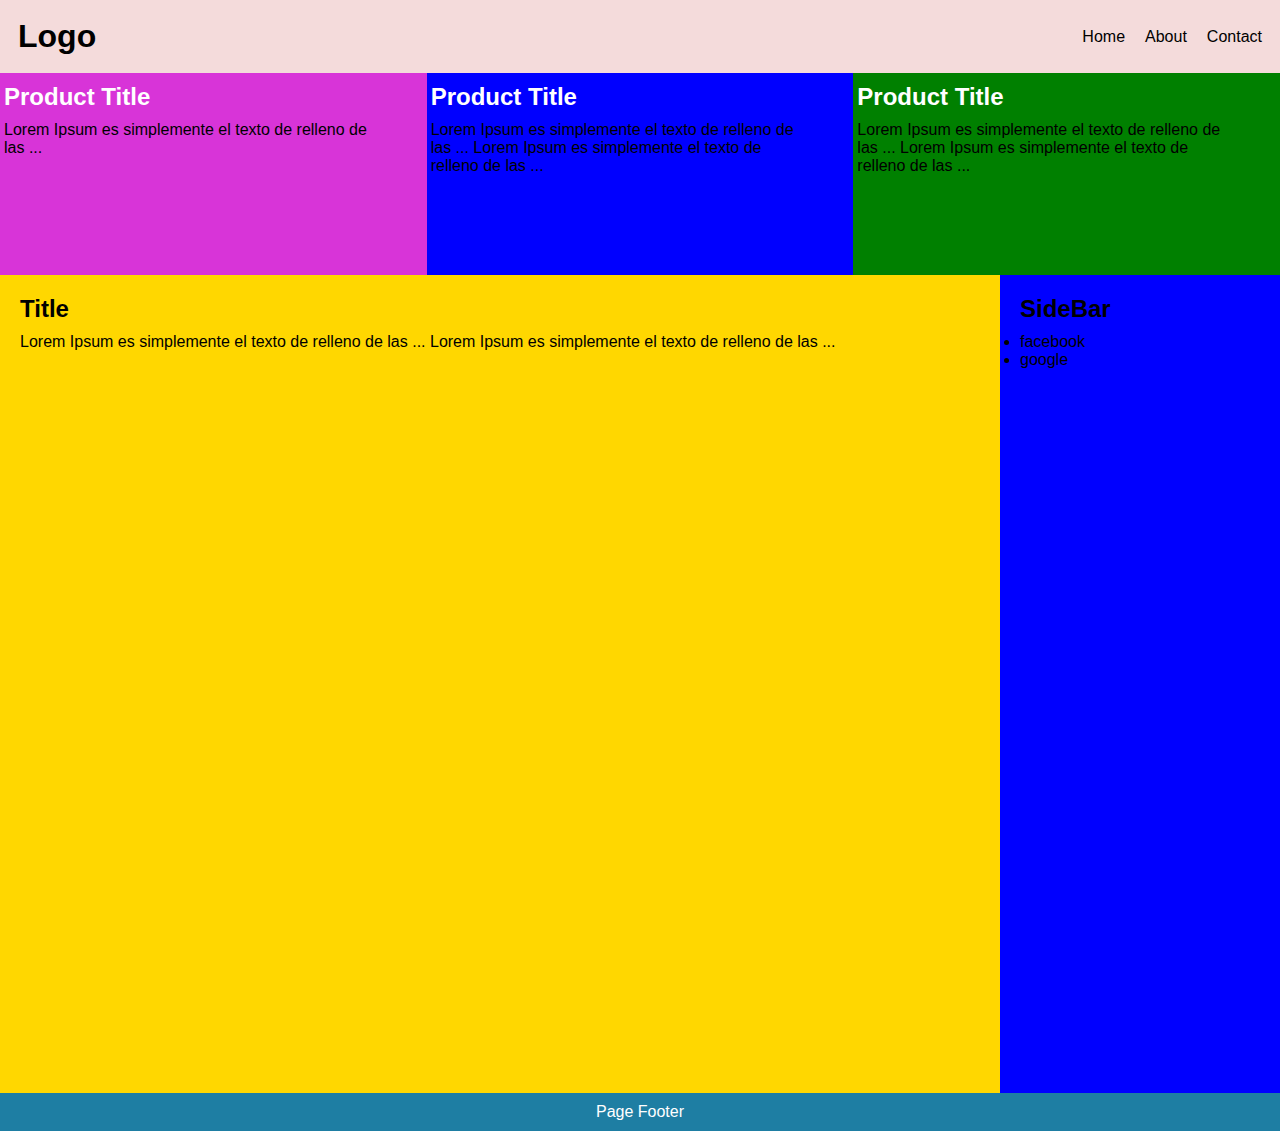
<file: html-css/index.html>
<!DOCTYPE html>
<html lang="en">
<head>
    <meta charset="UTF-8">
    <meta name="viewport" content="width=device-width, initial-scale=1.0">
    <title>Assignment</title>
    <link rel="stylesheet" type="text/css" href="style.css"/>
</head>
<body>
    
    <header>
        <nav>
            <h1><a href="index.html">Logo</a></h1>

            <ul>
                <li><a href="#">Home</a></li>
                <li><a href="#">About</a></li>
                <li><a href="#">Contact</a></li>
            </ul>

        </nav>

    </header>

    <main>
        <section class="products-container">
            <div class="card">
                <h2>Product Title</h2>

                <p>
                    Lorem Ipsum es simplemente el texto de relleno de las ...
                </p>

            </div>

            <div class="card">

                <h2>Product Title</h2>

                <p>
                    Lorem Ipsum es simplemente el texto de relleno de las ... Lorem Ipsum es simplemente el texto de relleno de las ...
                </p>

            </div>

            <div class="card">

                <h2>Product Title</h2>
                <p>Lorem Ipsum es simplemente el texto de relleno de las ... Lorem Ipsum es simplemente el texto de relleno de las ...</p>
            </div>

        </section>

        <section class="info-container">
            <div class="info">
                <h2>Title</h2>
                <p>
                    Lorem Ipsum es simplemente el texto de relleno de las ... Lorem Ipsum es simplemente el texto de relleno de las ...
                </p>
            </div>

            <aside>
                <h2>SideBar</h2>
                
                <ul>
                    <li><a href="https://facebook.com">facebook</a></li>
                    <li><a href="https://google.com">google</a></li>
                </ul>
            </aside>
        </section>
    </main>

    <footer>
        <span>Page Footer</span>
    </footer>
</body>
</html>
</file>
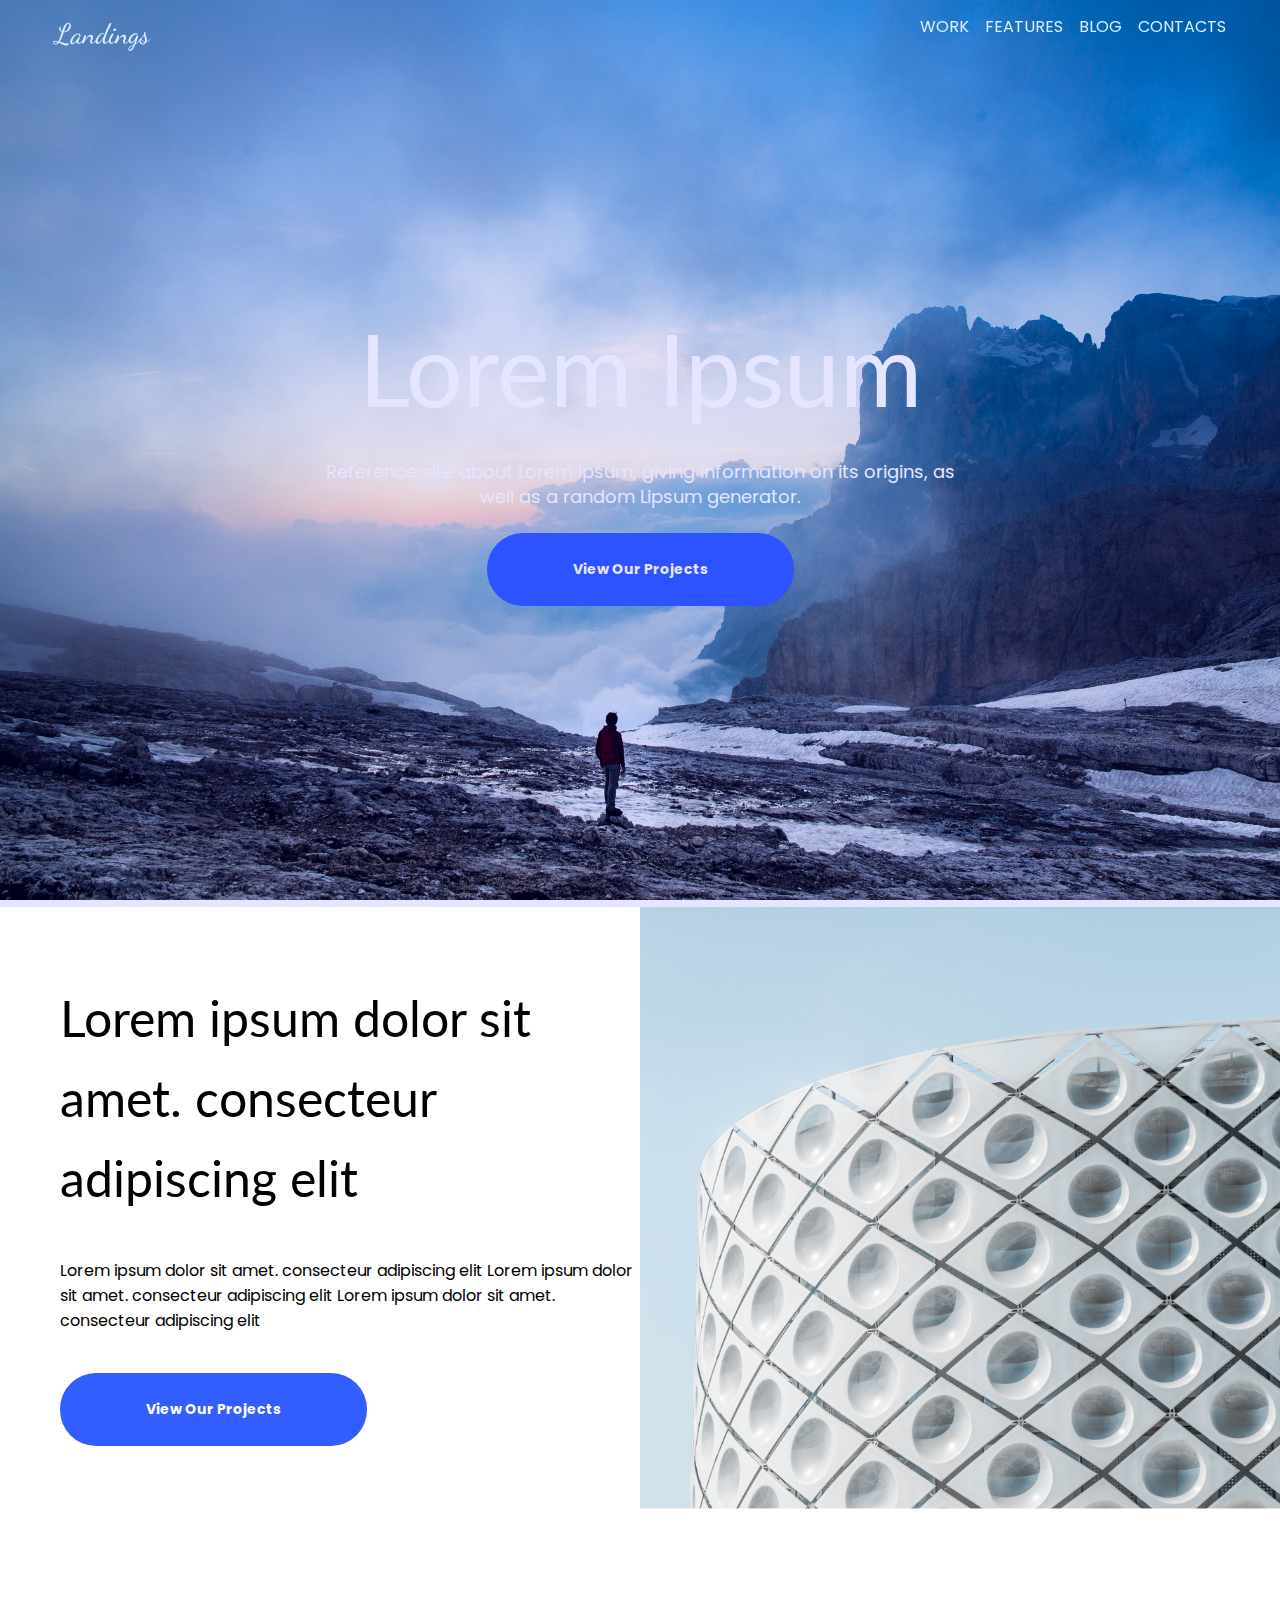
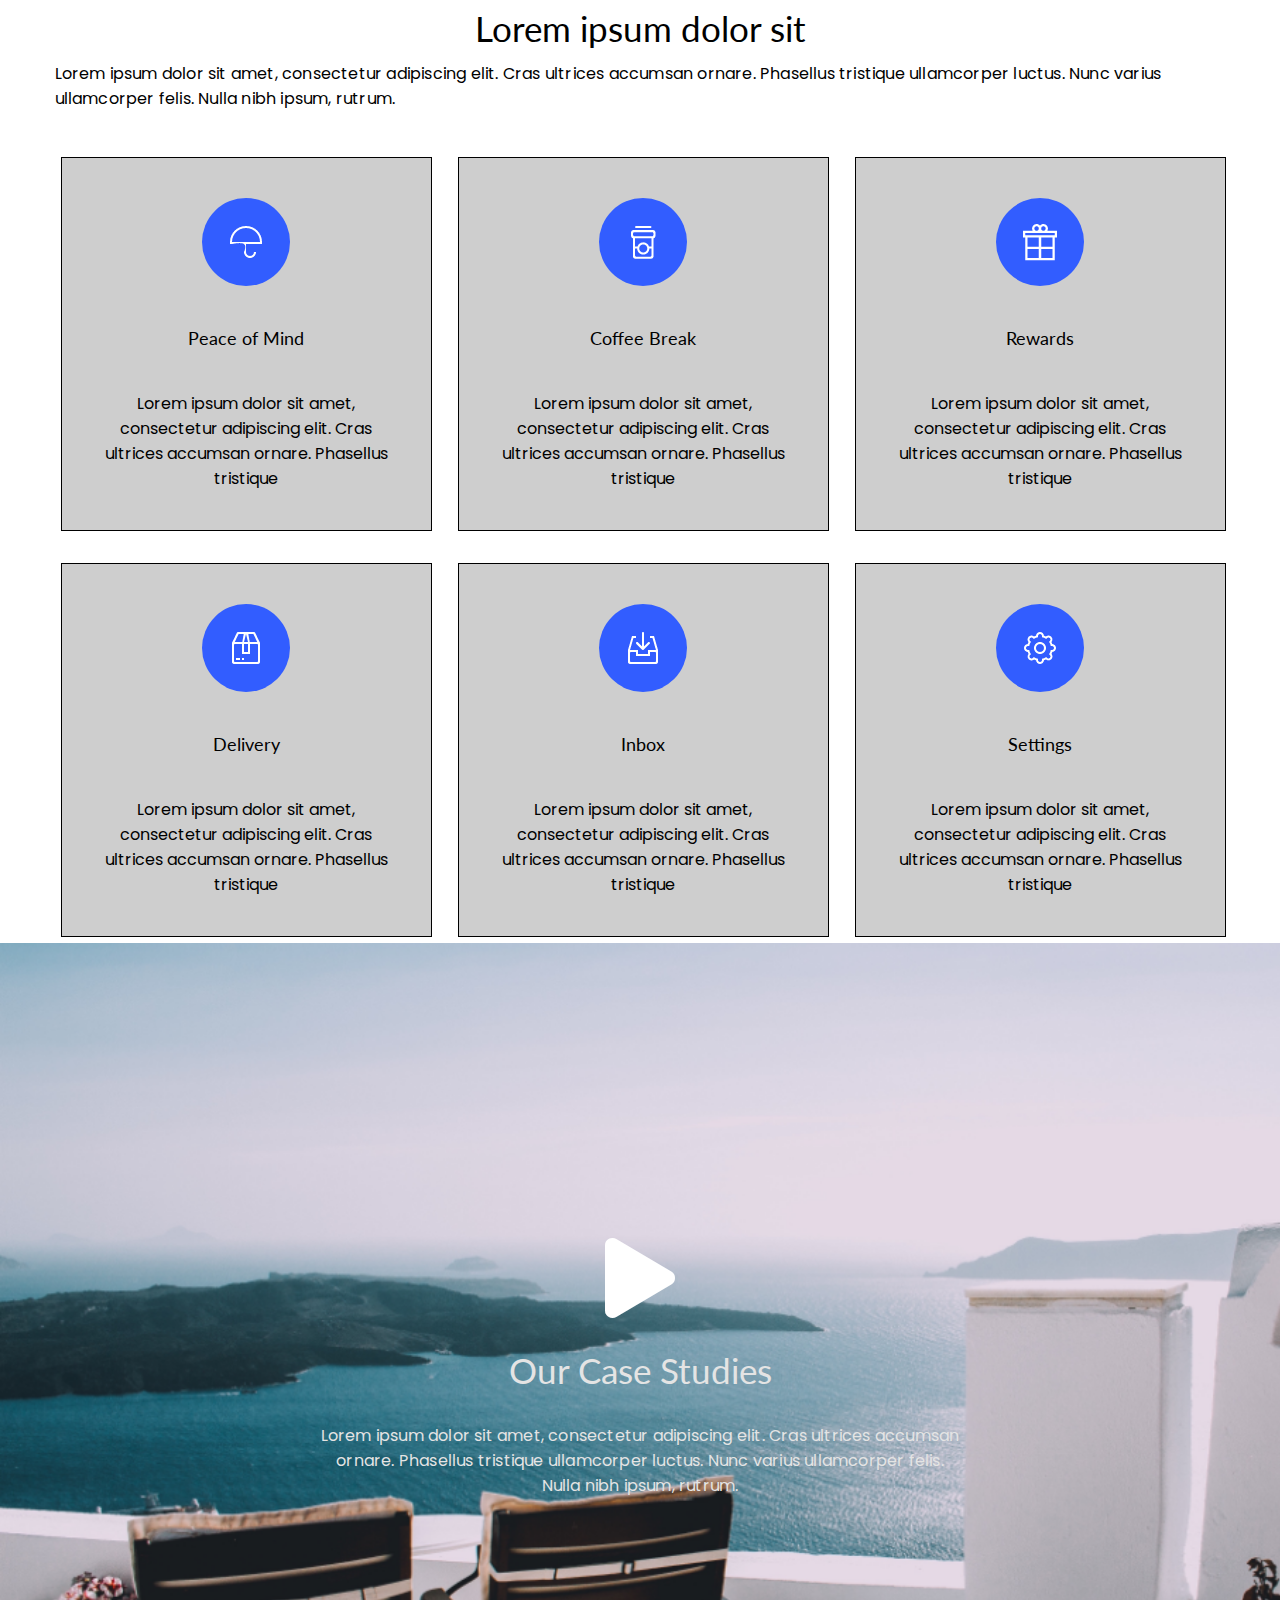
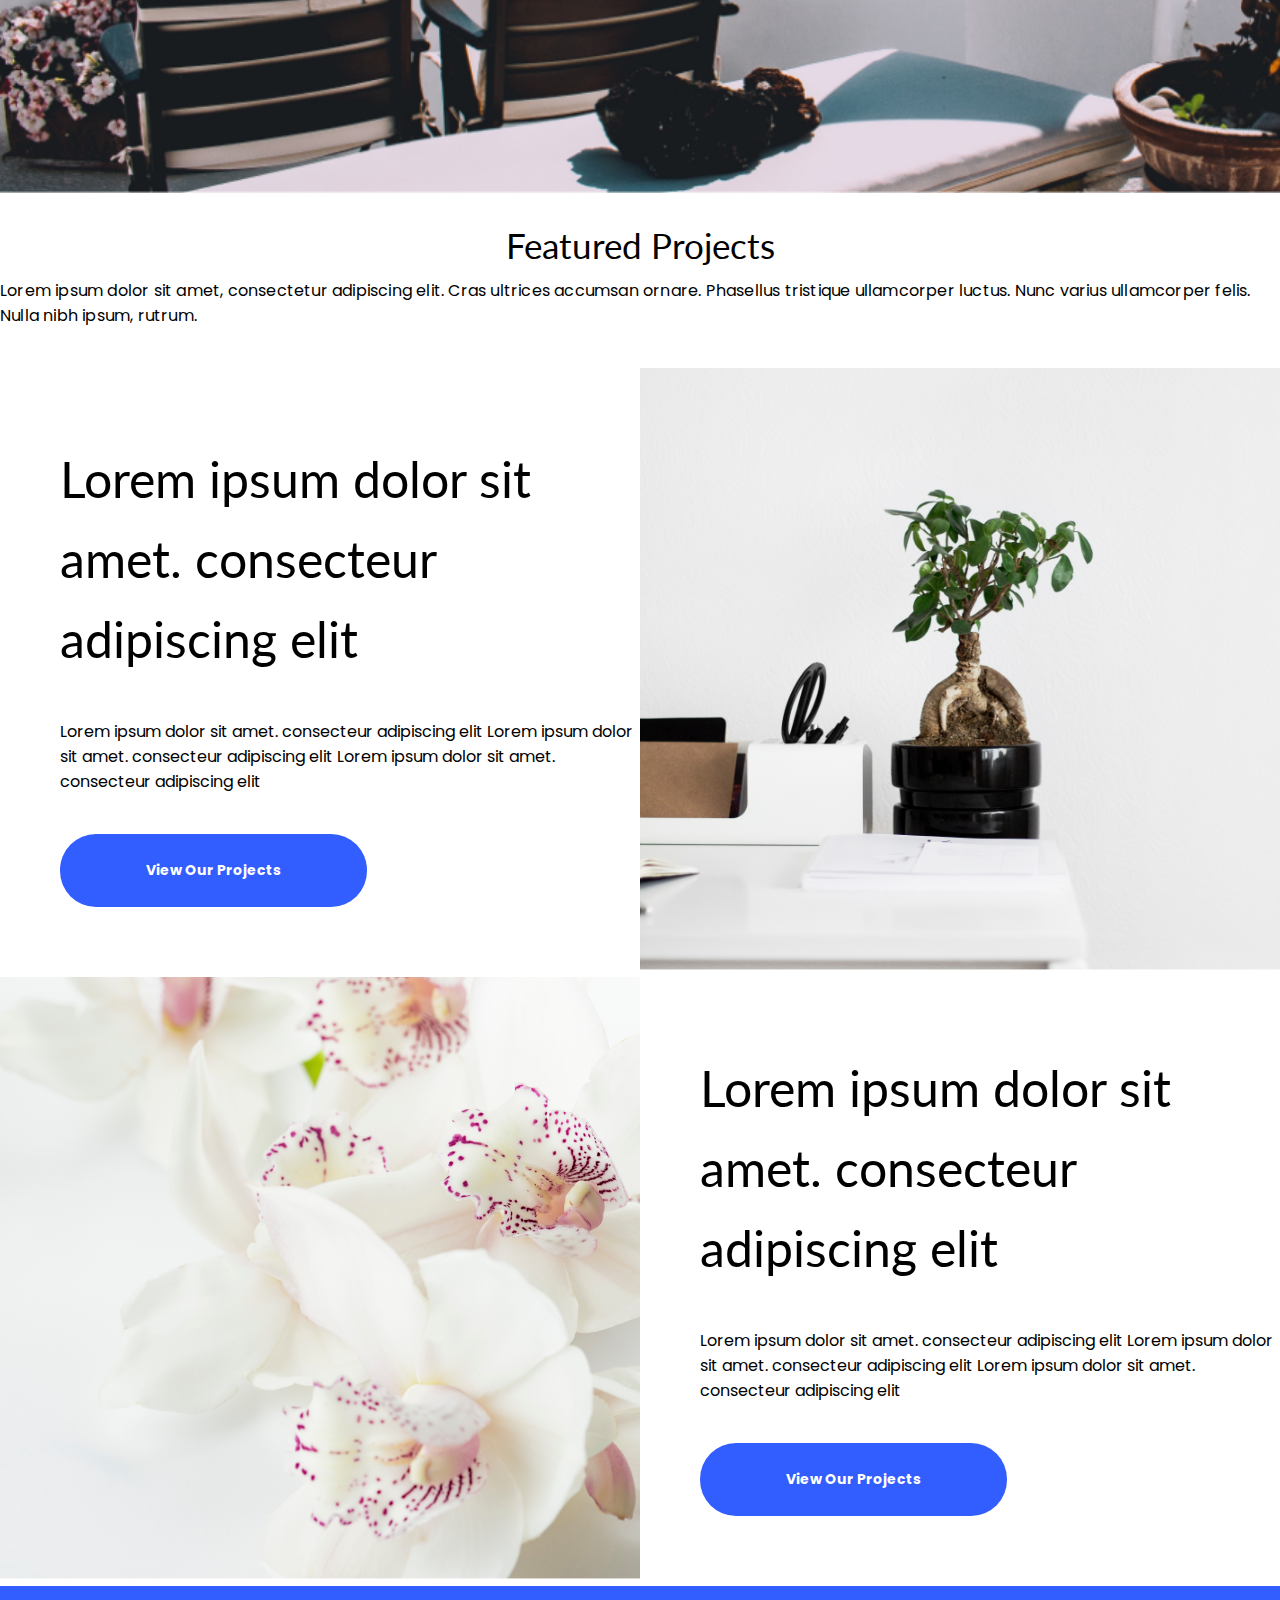
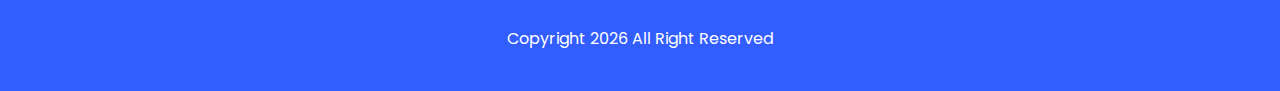
<file: day5/day5/index.html>
<!DOCTYPE html>
<html lang="en">

<head>
    <meta charset="UTF-8">
    <meta name="viewport" content="width=device-width, initial-scale=1.0">
    <title>Day5</title>
    <link rel="stylesheet" type="text/css" href="assets/css/reset.css">
    <link rel="stylesheet" type="text/css" href="assets/css/style.css">
    <link rel="stylesheet" href="https://cdnjs.cloudflare.com/ajax/libs/font-awesome/5.15.4/css/all.min.css" />
</head>

<body>

    <header>
        <nav class="container">
            <h1><a href="index.html" class="logo">Landings</a></h1>

            <div id="hamburger" class="hamburger">
                <div class="line"></div>
                <div class="line"></div>
                <div class="line"></div>
            </div>

            <ul id="menu" class="">
                <li><a href="#">Work</a></li>
                <li><a href="#">Features</a></li>
                <li><a href="#">Blog</a></li>
                <li><a href="#">Contacts</a></li>
            </ul>

        </nav>
    </header>

    <div class="banner">

        <img src="assets/images/main_banner.png" alt="Banner Img" />

        <div class="banner-text">
            <h2>Lorem Ipsum</h2>
            <p>Reference site about Lorem Ipsum, giving information on its origins, as well as a random Lipsum
                generator.</p>
            <a href="#" class="btn">View Our Projects</a>
        </div>

        <div class="banner-bg"></div>

    </div>

    <main>

        <section>
            <div class="row sec-two">
                <div class="col-md-6">
                    <div class="text-box">
                        <h3>
                            Lorem ipsum dolor sit amet. consecteur adipiscing elit
                        </h3>
                        <p>
                            Lorem ipsum dolor sit amet. consecteur adipiscing elit
                            Lorem ipsum dolor sit amet. consecteur adipiscing elit
                            Lorem ipsum dolor sit amet. consecteur adipiscing elit

                        </p>
                        <a href="#" class="btn">View Our Projects</a>
                    </div>
                </div>

                <div class="col-md-6">
                    <img src="assets/images/img01.png" alt="img1" />
                </div>
            </div>
        </section>

        <!-- card section start  -->
        <section class="card-section">

            <!-- container start  -->
            <div class="container">

                <div class="title-box">
                    <h3>Lorem ipsum dolor sit</h3>
                    <p>
                        Lorem ipsum dolor sit amet, consectetur adipiscing elit. Cras ultrices accumsan ornare.
                        Phasellus
                        tristique ullamcorper luctus. Nunc varius ullamcorper felis. Nulla nibh ipsum, rutrum.
                    </p>
                </div>

                <!-- row start  -->
                <div class="row flex-box">

                    <div class="flex-card">
                        <div class="card">
                            <div class="card-header">
                                <h4 class="card-icon">
                                    <img src="assets/images/icon/icon_mind.png" alt="">
                                </h4>
                            </div>
                            <div class="card-body">
                                <h5 class="card-title">
                                    Peace of Mind
                                </h5>
                                <p class="card-content">
                                    Lorem ipsum dolor sit amet, consectetur adipiscing elit. Cras ultrices accumsan
                                    ornare.
                                    Phasellus tristique
                                </p>
                            </div>
                        </div>
                    </div>

                    <div class="flex-card">
                        <div class="card">
                            <div class="card-header">
                                <h4 class="card-icon">
                                    <img src="assets/images/icon/icon_break.png" alt="">
                                </h4>
                            </div>
                            <div class="card-body">
                                <h5 class="card-title">
                                    Coffee Break
                                </h5>
                                <p class="card-content">
                                    Lorem ipsum dolor sit amet, consectetur adipiscing elit. Cras ultrices accumsan
                                    ornare.
                                    Phasellus tristique
                                </p>
                            </div>
                        </div>
                    </div>


                    <div class="flex-card">
                        <div class="card">
                            <div class="card-header">
                                <h4 class="card-icon">
                                    <img src="assets/images/icon/icon_reward.png" alt="reward">
                                </h4>
                            </div>
                            <div class="card-body">
                                <h5 class="card-title">
                                    Rewards
                                </h5>
                                <p class="card-content">
                                    Lorem ipsum dolor sit amet, consectetur adipiscing elit. Cras ultrices accumsan
                                    ornare.
                                    Phasellus tristique
                                </p>
                            </div>
                        </div>
                    </div>


                    <div class="flex-card">
                        <div class="card">
                            <div class="card-header">
                                <h4 class="card-icon">
                                    <img src="assets/images/icon/icon_delivery.png" alt="gift">
                                </h4>
                            </div>
                            <div class="card-body">
                                <h5 class="card-title">
                                    Delivery
                                </h5>
                                <p class="card-content">
                                    Lorem ipsum dolor sit amet, consectetur adipiscing elit. Cras ultrices accumsan
                                    ornare.
                                    Phasellus tristique
                                </p>
                            </div>
                        </div>
                    </div>

                    <div class="flex-card">
                        <div class="card">
                            <div class="card-header">
                                <h4 class="card-icon">
                                    <img src="assets/images/icon/icon_inbox.png" alt="inbox">
                                </h4>
                            </div>
                            <div class="card-body">
                                <h5 class="card-title">
                                    Inbox
                                </h5>
                                <p class="card-content">
                                    Lorem ipsum dolor sit amet, consectetur adipiscing elit. Cras ultrices accumsan
                                    ornare.
                                    Phasellus tristique
                                </p>
                            </div>
                        </div>
                    </div>


                    <div class="flex-card">
                        <div class="card">
                            <div class="card-header">
                                <h4 class="card-icon">
                                    <img src="assets/images/icon/icon_setting.png" alt="setting">
                                </h4>
                            </div>

                            <div class="card-body">
                                <h5 class="card-title">
                                    Settings
                                </h5>
                                <p class="card-content">
                                    Lorem ipsum dolor sit amet, consectetur adipiscing elit. Cras ultrices accumsan
                                    ornare.
                                    Phasellus tristique
                                </p>
                            </div>
                        </div>
                    </div>
                </div>
                <!-- row end  -->
            </div>
            <!-- container end -->
        </section>
        <!-- card section end -->

        <!-- bg img section start -->
        <section>
            <div class="bg-img">
                <div class="bg-text">
                    <a class="modal-toggler">
                       <i class="fas fa-play"></i>
                    </a>

                    <h6>Our Case Studies</h6>
                    <p>
                        Lorem ipsum dolor sit amet, consectetur adipiscing elit. Cras ultrices accumsan ornare.
                        Phasellus tristique ullamcorper luctus. Nunc varius ullamcorper felis. Nulla nibh ipsum, rutrum.
                    </p>
                </div>
                <!-- <div class="banner-bg"></div> -->
            </div>

        </section>
        <!-- bg img section end  -->

        <!-- Features section start  -->
        <section>
            <div class="title-box">
                <h3>Featured Projects</h3>
                <p>
                    Lorem ipsum dolor sit amet, consectetur adipiscing elit. Cras ultrices accumsan ornare. Phasellus
                    tristique ullamcorper luctus. Nunc varius ullamcorper felis. Nulla nibh ipsum, rutrum.
                </p>
            </div>

            <!-- row start  -->
            <div class="row features-row">
                <!-- col-md-6 start  -->
                <div class="col-md-6">
                    <div class="text-box">
                        <h3>
                            Lorem ipsum dolor sit amet. consecteur adipiscing elit
                        </h3>
                        <p>
                            Lorem ipsum dolor sit amet. consecteur adipiscing elit Lorem ipsum dolor sit amet.
                            consecteur adipiscing elit Lorem ipsum dolor sit amet. consecteur adipiscing elit
                        </p>
                        <a href="#" class="btn">View Our Projects</a>
                    </div>
                </div>
                <!-- col-md-6 end -->

                <!-- col md 6 start  -->
                <div class="col-md-6">
                    <img src="assets/images/img02.png" alt="img2" width="100%">
                </div>
            </div>
            <!-- col md 6 end  -->
            <div class="row features-row">


                <div class="col-md-6">
                    <img src="assets/images/img03.png" alt="">
                </div>

                <div class="col-md-6">
                    <div class="text-box">
                        <h3>
                            Lorem ipsum dolor sit amet. consecteur adipiscing elit
                        </h3>
                        <p>
                            Lorem ipsum dolor sit amet. consecteur adipiscing elit Lorem ipsum dolor sit amet.
                            consecteur adipiscing elit Lorem ipsum dolor sit amet. consecteur adipiscing elit
                        </p>
                        <a href="#" class="btn">View Our Projects</a>
                    </div>
                </div>
            </div>
            <!-- row end -->
        </section>
        <!-- Features section end -->
    </main>

    <!-- modal box start  -->
    <div class="modal-container">
        <div class="modal">
            <div class="modal-dialog">
                <div class="modal-content">
                    <b class="modal-title">Lorem Ipsum</b>
                    <p>
                        Lorem ipsum dolor sit amet. consecteur adipiscing elit Lorem ipsum dolor sit amet.
                        consecteur adipiscing elit Lorem ipsum dolor sit amet. consecteur adipiscing elit Lorem
                        ipsum dolor sit amet. consecteur adipiscing elit Lorem ipsum dolor sit amet.
                        consecteur adipiscing elit Lorem ipsum dolor sit amet. 
                    </p>
                </div>
                <a href="#" class="close-btn">&times;</a>

            </div>
        </div>
    </div>

    <footer>
        <p>Copyright <span id="year"></span> All Right Reserved
    </footer>

   

    




    <script src="assets/js/app.js"></script>
</body>

</html>
</file>
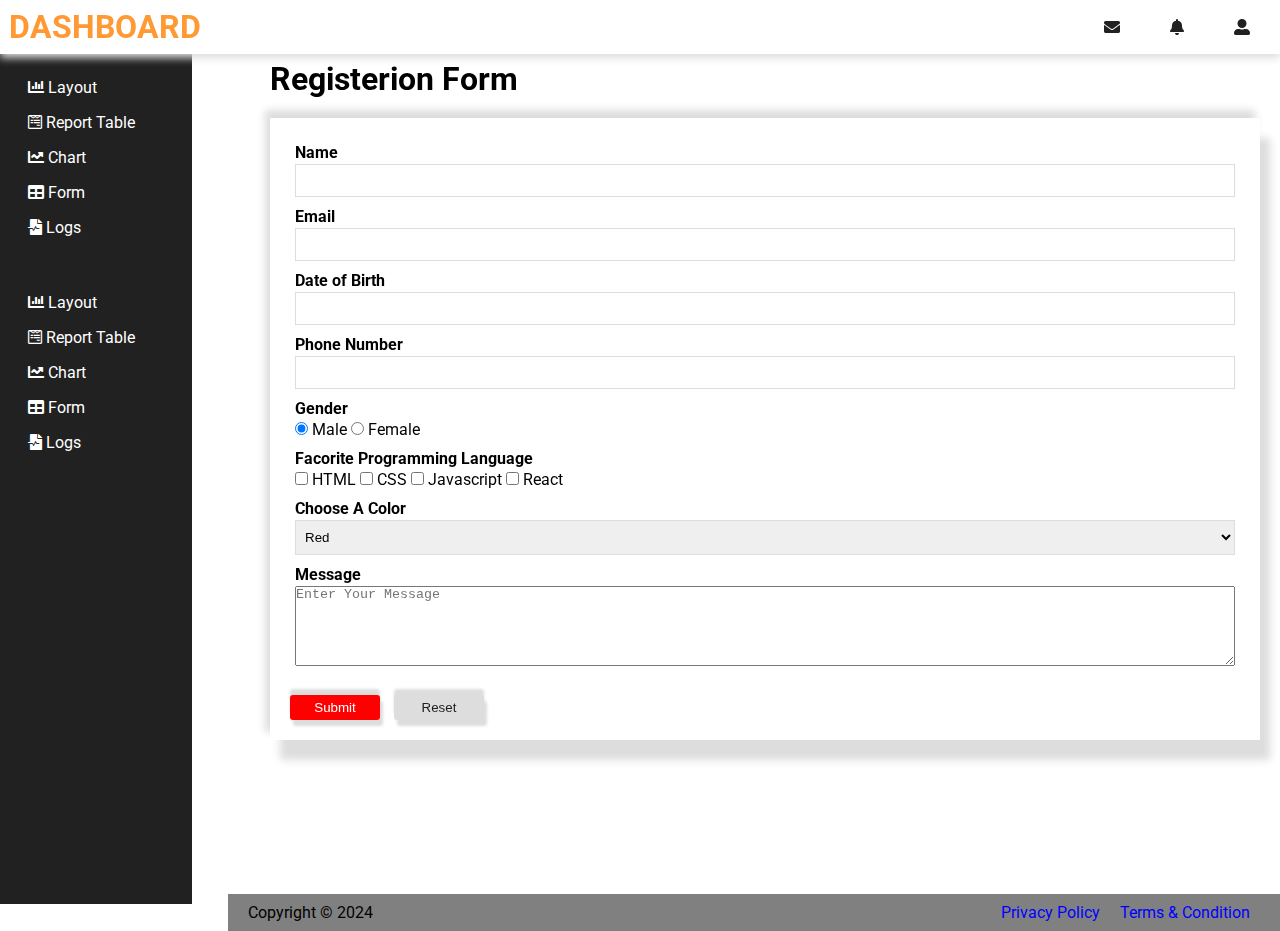
<file: DayFour/html-css/index.html>
<!DOCTYPE html>
<html lang="en">

<head>
    <meta charset="UTF-8">
    <meta name="viewport" content="width=device-width, initial-scale=1.0">
    <title>Day Four</title>
    <link rel="stylesheet" href="assets/css/style.css">
    <link rel="stylesheet" href="https://cdnjs.cloudflare.com/ajax/libs/font-awesome/5.15.4/css/all.min.css" />
</head>

<body>

    <header>
        <nav>
            <h1><a href="#">Dashboard</a></h1>

            <ul>
                <li><a href="#"><i class="fas fa-envelope"></i></a></li>
                <li><a href="#"><i class="fas fa-bell"></i></a></li>
                <li><a href="#"><i class="fas fa-user-alt"></i></a></li>
            </ul>
        </nav>
    </header>
    <main>
        <div class="container-fluid">
            <aside>
                <ul>
                    <li>
                        <a href="#"><i class="fas fa-chart-bar"></i> Layout</a>
                    </li>

                    <li>
                        <a href="#"><i class="fab fa-wpforms"></i> Report Table</a>
                    </li>

                    <li>
                        <a href="#"><i class="fas fa-chart-line"></i> Chart</a>
                    </li>

                    <li>
                        <a href="#"><i class="fas fa-table"></i> Form</a>
                    </li>

                    <li>
                        <a href="#"><i class="fas fa-file-medical-alt"></i> Logs</a>
                    </li>
                </ul>

                <ul>
                    <li>
                        <a href="#"><i class="fas fa-chart-bar"></i> Layout</a>
                    </li>

                    <li>
                        <a href="#"><i class="fab fa-wpforms"></i> Report Table</a>
                    </li>

                    <li>
                        <a href="#"><i class="fas fa-chart-line"></i> Chart</a>
                    </li>

                    <li>
                        <a href="#"><i class="fas fa-table"></i> Form</a>
                    </li>

                    <li>
                        <a href="#"><i class="fas fa-file-medical-alt"></i> Logs</a>
                    </li>
                </ul>

                <!-- <ul>
                    <li>
                        <a href="#"><i class="fas fa-chart-bar"></i> Layout</a>
                    </li>

                    <li>
                        <a href="#"><i class="fab fa-wpforms"></i> Report Table</a>
                    </li>

                    <li>
                        <a href="#"><i class="fas fa-chart-line"></i> Chart</a>
                    </li>

                    <li>
                        <a href="#"><i class="fas fa-table"></i> Form</a>
                    </li>

                    <li>
                        <a href="#"><i class="fas fa-file-medical-alt"></i> Logs</a>
                    </li>
                </ul>

                <ul>
                    <li>
                        <a href="#"><i class="fas fa-chart-bar"></i> Layout</a>
                    </li>

                    <li>
                        <a href="#"><i class="fab fa-wpforms"></i> Report Table</a>
                    </li>

                    <li>
                        <a href="#"><i class="fas fa-chart-line"></i> Chart</a>
                    </li>

                    <li>
                        <a href="#"><i class="fas fa-table"></i> Form</a>
                    </li>

                    <li>
                        <a href="#"><i class="fas fa-file-medical-alt"></i> Logs</a>
                    </li>
                </ul> -->
            </aside>

            <section class="reg-section">
                <h1>Registerion Form</h1>
                <form action="" method="">
                    <div class="form-group">
                        <label for="name">Name</label>
                        <input type="text" name="name" id="name" class="form-control">
                    </div>

                    <div class="form-group">
                        <label for="email">Email</label>
                        <input type="email" name="email" id="email" class="form-control">
                    </div>

                    <div class="form-group">
                        <label for="dob">Date of Birth</label>
                        <input type="datetime" name="dob" id="dob" class="form-control">
                    </div>

                    <div class="form-group">
                        <label for="phone">Phone Number</label>
                        <input type="text" name="phone" id="phone" class="form-control">
                    </div>


                    <div class="form-group">
                        <label>Gender</label>
                        <div>
                            <input type="radio" name="gender" id="male" value="male" checked>
                            <label for="male">Male</label>

                            <input type="radio" name="gender" id="female" value="female">
                            <label for="female">Female</label>
                        </div>
                    </div>

                    <div class="form-group">
                        <label>Facorite Programming Language</label>
                        <div>
                            <input type="checkbox" name="html" id="html" value="html">
                            <label for="html">HTML</label>

                            <input type="checkbox" name="css" id="css" value="css">
                            <label for="css">CSS</label>

                            <input type="checkbox" name="js" id="js" value="js">
                            <label for="js">Javascript</label>

                            <input type="checkbox" name="react" id="react" value="react">
                            <label for="react">React</label>
                        </div>
                    </div>

                    <div class="form-group">
                        <label>Choose A Color</label>
                        <select class="form-select" name="color">
                            <option value="red">Red</option>
                            <option value="blue">Blue</option>
                            <option value="gray">Gray</option>
                            <option value="white">White</option>
                        </select>
                    </div>

                    <div class="form-group">
                        <label for="message">Message</label>
                        <textarea name="message" id="message" placeholder="Enter Your Message"></textarea>
                    </div>

                    <input type="submit" class="btn" value="Submit">
                    <input type="button" class="btn" value="Reset">
                </form>
                <!-- <p>
                    Reference site about Lorem Ipsum, giving information on its origins, as well as a random Lipsum generator.
                </p> -->
            </section>
            <div class="footer">
                <p>Copyright &copy; 2024</p>
                <ul>
                    <li>Privacy Policy</li>
                    <li>Terms & Condition</li>
                </ul>
            </div>
        </div>
    </main>
</body>

</html>
</file>
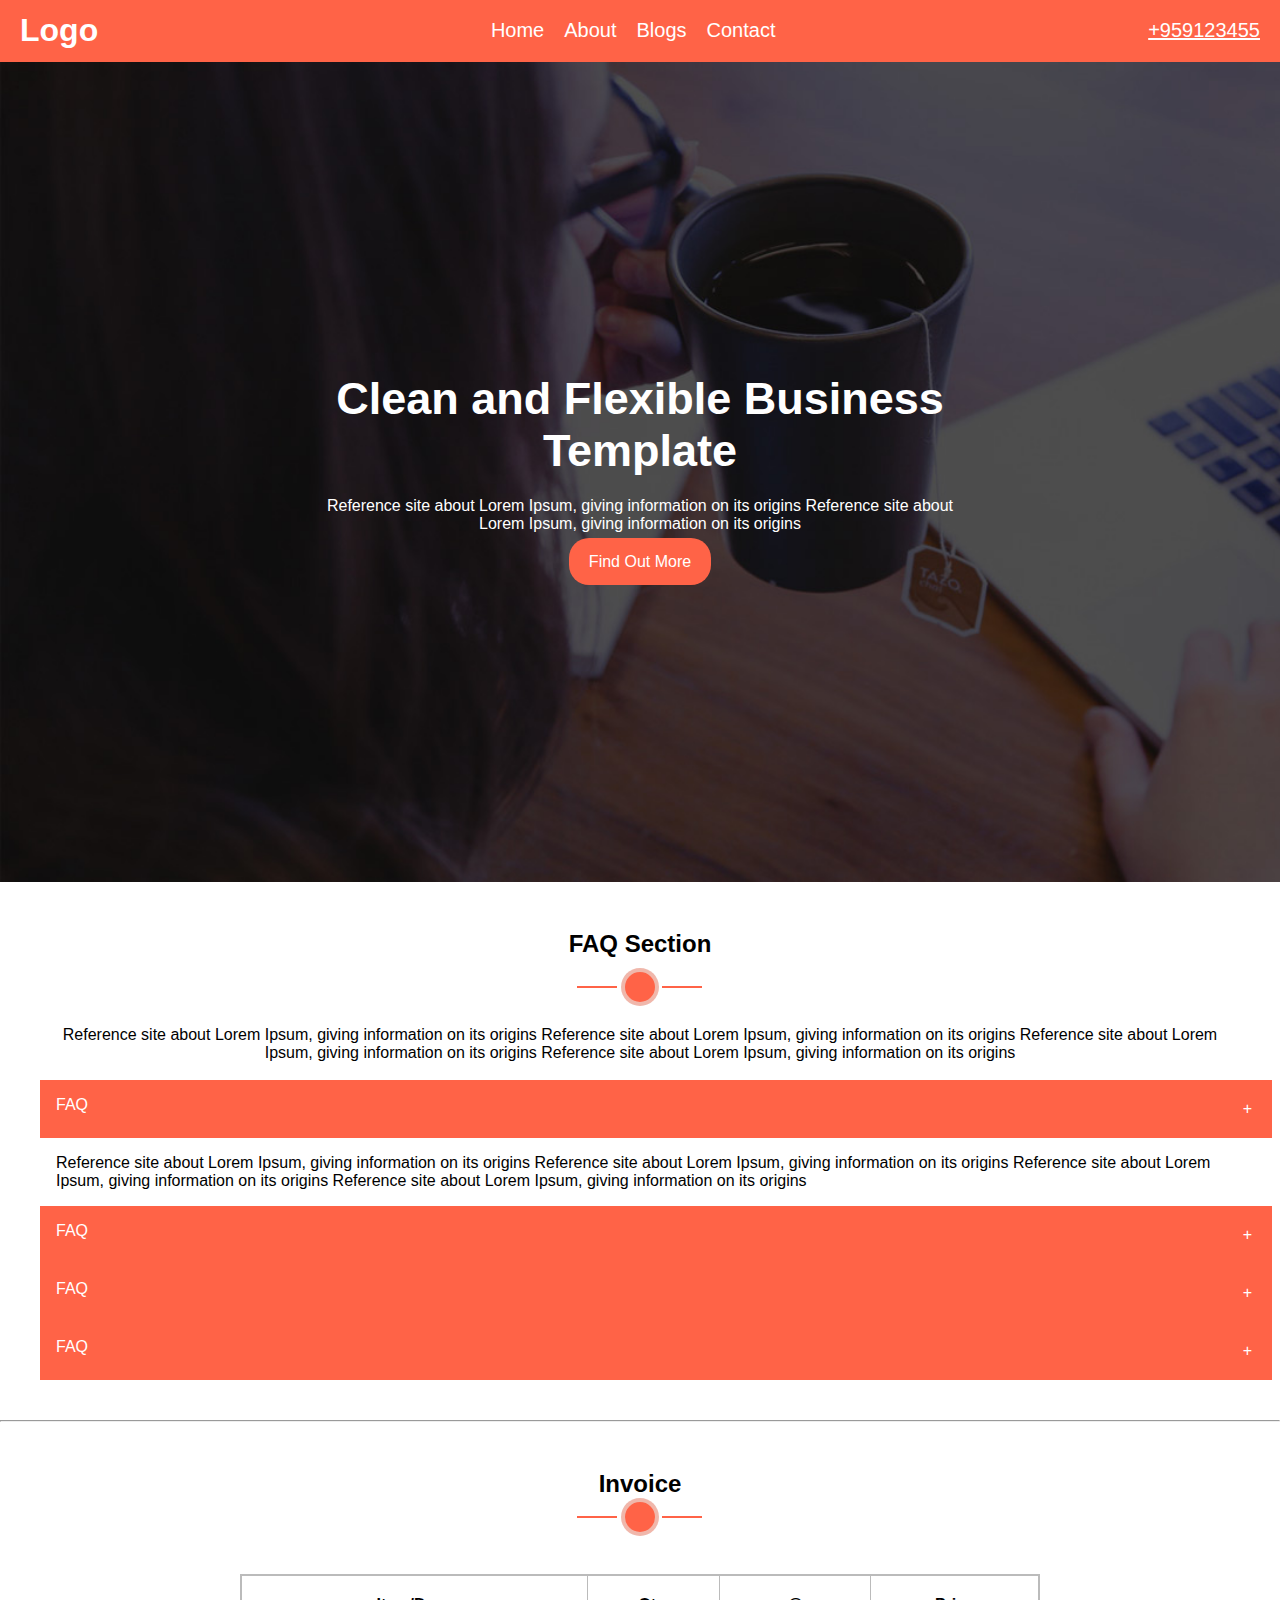
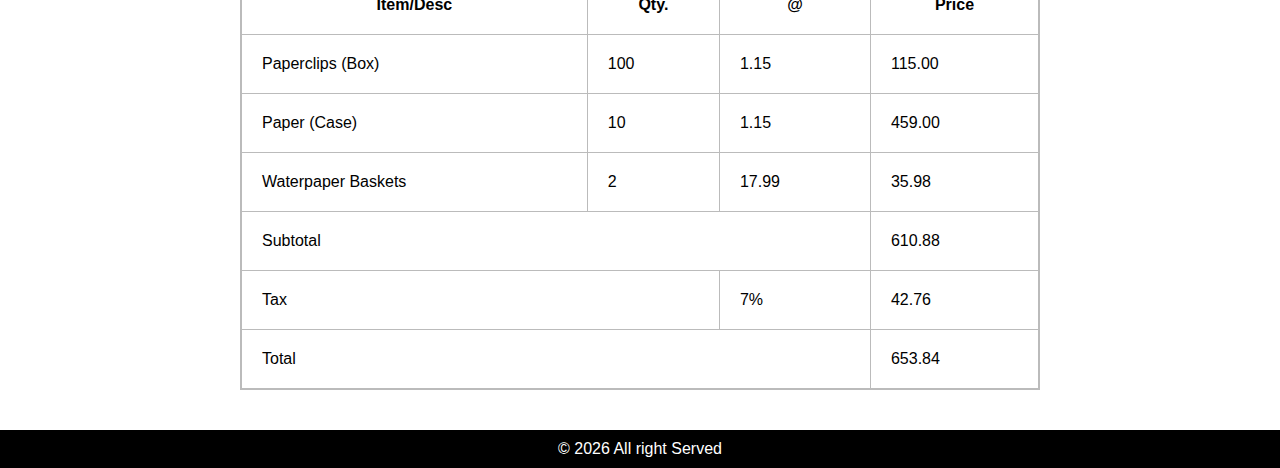
<file: DayTwo/html-css/index.html>
<!DOCTYPE html>
<html lang="en">

<head>
    <meta charset="UTF-8">
    <meta name="viewport" content="width=device-width, initial-scale=1.0">
    <title>Homework 2</title>
    <link rel="stylesheet" type="text/css" href="assets/css/style.css" />
</head>

<body>

    <header>
        <nav>
            <h1><a href="index.html">Logo</a></h1>

            <ul>
                <li><a href="index.html">Home</a></li>
                <li><a href="#">About</a></li>
                <li><a href="#">Blogs</a></li>
                <li><a href="#">Contact</a></li>
            </ul>

            <a href="tel:+959123455">+959123455</a>
        </nav>
    </header>

    <main>
        <section class="info-section"">
            <div class=" background">

            <h2>Clean and Flexible Business Template</h2>

            <p>
                Reference site about Lorem Ipsum, giving information on its origins Reference site about Lorem Ipsum,
                giving information on its origins
            </p>

            <a href="#" class="btn">Find Out More</a>

            </div>

        </section>

        <section class="faq-section">

            <div class="faq-title">
                <h2>FAQ Section</h2>

                <div class="circle"></div>

                <p>
                    Reference site about Lorem Ipsum, giving information on its origins Reference site about Lorem
                    Ipsum,
                    giving information on its origins
                    Reference site about Lorem Ipsum, giving information on its origins Reference site about Lorem
                        Ipsum,
                        giving information on its origins
                </p>
            </div>

            <div class="faq-content">
                <dl>
                    <dt>FAQ <a class="toggle">+</a></dt>

                    <dd class="active">
                        Reference site about Lorem Ipsum, giving information on its origins Reference site about Lorem
                        Ipsum,
                        giving information on its origins
                        Reference site about Lorem Ipsum, giving information on its origins Reference site about Lorem
                        Ipsum,
                        giving information on its origins
                    </dd>

                    <dt>FAQ <a ="" class="toggle">+</a></dt>
                    <dd>
                        Reference site about Lorem Ipsum, giving information on its origins Reference site about Lorem
                        Ipsum,
                        giving information on its origins
                        Reference site about Lorem Ipsum, giving information on its origins Reference site about Lorem
                        Ipsum,
                        giving information on its origins
                    </dd>

                    <dt>FAQ <a class="toggle">+</a></dt>

                    <dd>
                        Reference site about Lorem Ipsum, giving information on its origins Reference site about Lorem
                        Ipsum,
                        giving information on its origins
                        Reference site about Lorem Ipsum, giving information on its origins Reference site about Lorem
                        Ipsum,
                        giving information on its origins
                    </dd>

                    <dt>FAQ <a class="toggle">+</a></dt>

                    <dd>
                        Reference site about Lorem Ipsum, giving information on its origins Reference site about Lorem
                        Ipsum,
                        giving information on its origins
                        Reference site about Lorem Ipsum, giving information on its origins Reference site about Lorem
                        Ipsum,
                        giving information on its origins
                    </dd>
                </dl>
            </div>
        </section>

        <hr/>

        <section class="invoice">
            <div class="invoice-title">
                <h2>Invoice</h2>
                <div class="circle"></div>
            </div>

            <div class="invoice-table">
                <table border="1">
                    <thead>

                        <tr>
                            <th>Item/Desc</th>
                            <th>Qty.</th>
                            <th>@</th>
                            <th>Price</th>
                        </tr>

                    </thead>

                <tbody>
                    <tr>
                        <td>Paperclips (Box)</td>
                        <td>100</td>
                        <td>1.15</td>
                        <td>115.00</td>
                    </tr>

                    <tr>
                        <td>Paper (Case)</td>
                        <td>10</td>
                        <td>1.15</td>
                        <td>459.00</td>
                    </tr>

                    <tr>
                        <td>Waterpaper Baskets</td>
                        <td>2</td>
                        <td>17.99</td>
                        <td>35.98</td>
                    </tr>

                    <tr>
                        <td colspan="3">Subtotal</td>
                        <td>610.88</td>
                    </tr>

                    <tr>
                        <td colspan="2">Tax</td>
                        <td>7%</td>
                        <td>42.76</td>
                    </tr>

                    <tr>
                        <td colspan="3">Total</td>
                        <td>653.84</td>
                    </tr>
                </tbody>

            </table>

            </div>
        </section>
    </main>

    <footer>
        <p>&copy; <span id="time"></span> All right Served</p>
    </footer>


    <script src="assets/js/app.js"></script>
</body>
</html>
</file>
<file: day5/assets/css/style.css>
@import url('https://fonts.googleapis.com/css2?family=Dancing+Script:wght@700&family=Lato:ital,wght@0,100;0,300;0,400;0,700;0,900;1,100;1,300;1,400;1,700;1,900&family=Poppins:ital,wght@0,100;0,200;0,300;0,400;0,500;0,600;0,700;0,800;0,900;1,100;1,200;1,300;1,400;1,500;1,600;1,700;1,800;1,900&display=swap');


:root {
    --light: #D9F0FF;
    --white: #FFFFFF;
    --blue: #325DFF;
    --black: #000;
    --gray: #E4E4E4;
    --poppin: "Poppins";
    --dcfont: "Dancing Script";
    --lato: "Lato";
}

* {
    box-sizing: border-box;
}

body {
    height: 100vh;
    color: var(--black);
    background-color: var(--white);
    margin: 0;
    padding: 0;
    font-family: var(--poppin), var(--lato);
    font-size: 16px;
    line-height: 25px;
    position: relative;
}

.btn {
    min-width: 307px;
    min-height: 73px;
    color: var(--white);
    background-color: var(--blue);
    font-size: 14px;
    font-weight: bold;
    border-radius: 36px;

    display: inline-flex;
    justify-content: center;
    align-items: center;

    cursor: pointer;
}

h1,
h2,
h3,
h4,
h5,
h6 {
    font-family: var(--lato);
}

h1 {
    font-size: 80px;
}

h2 {
    font-size: 65px;
}

h3 {
    font-size: 59px;
}

h4 {
    font-size: 35px;
}

h5 {
    font-size: 24px;
}

h6 {
    font-size: 18px;
}

.container {
    max-width: 1171px;
    margin: 0 auto;
}

/* header start  */
header {
    width: 100%;
    /* background-color: red; */
    position: fixed;
    left: 0;
    top: 0;
    z-index: 1;
}

/* toggler start  */
.hamburger>.line {
    transition: transform .25s ease-out;
}

.hamburger>.line:nth-child(1) {
    transform: rotate(0deg) translate(0px);
}

.hamburger>.line:nth-child(2) {
    display: block;
}

.hamburger>.line:nth-child(3) {
    transform: rotate(0deg) translate(0px);
}


.active>.line {
    transition: transform .25s ease-in-out;
}

.active>.line:nth-child(1) {
    transform: rotate(50deg) translateY(8px);
}

.active>.line:nth-child(3) {
    transform: rotate(-50deg) translateY(-8px);
}

.active>.line:nth-child(2) {
    display: none;
}

/* toggler end  */

header nav {
    display: flex;
    justify-content: space-between;
    align-items: center;
}

nav .logo {
    color: var(--light);
    font-family: var(--dcfont);
    font-size: 28px;
    line-height: 37px;
}

nav ul {
    display: flex;
    gap: 16px;
}

nav ul li a {
    color: var(--light);
    text-transform: uppercase;
    transition: color .5s linear;
}

nav ul li a:hover {
    color: var(--blue);
}

/* header end  */

/* banner start  */
.banner {
    position: relative;
}

.banner img {
    width: 100%;
}

.banner-text {
    position: absolute;
    left: 50%;
    top: 50%;
    transform: translate(-50%, -50%);
    text-align: center;
}

.banner-text h2 {
    color: var(--white);
    font-family: var(--lato);
    font-size: 100px;
    /* margin-bottom: 20px; */
    line-height: 133px;
    /* text-wrap: nowrap; */
}

.banner-text p {
    color: var(--white);
    font-family: var(--poppin);
    font-size: 18px;
    margin: 24px 0;
}

.banner-bg {
    width: 100%;
    height: 100%;
    background-color: rgba(0, 0, 255, 0.1);

    position: absolute;
    left: 0;
    top: 0;
}

/* banner end  */

/* main start  */
.row {
    width: 100%;
    display: flex;
    /* justify-content: center; */
    align-items: center;
    flex-wrap: wrap;
}

.row .col-md-6 {
    width: 50%;
    text-align: left;
    flex-grow: 1;
}

.row .col-md-6 .text-box {
    margin-left: 60px;
}

.row .col-md-6 h3 {
    font-family: var(--lato);
    font-size: 50px;
    line-height: 80px;
}

.row .col-md-6 p {
    font-family: var(--poppin);
    font-size: 16px;
    text-align: left;
    margin: 40px 0px;
}

.row .col-md-6 img {
    width: 100%;
}

.card-section {
    /* text-align: center; */
    margin-top: 100px;
}

.title-box {
    display: flex;
    flex-direction: column;
    justify-content: center;
    align-items: center;
    margin: 40px 0;
}

.title-box h3 {
    font-family: var(--lato);
    font-size: 35px;
    font-weight: light;
    text-align: center;
}

.title-box p {
    font-family: var(--poppin);
    font-size: 16px;
    line-height: 25px;
    letter-spacing: 0.2px;
    margin-top: 20px;
}

.flex-box {
    width: 100%;
    /* background-color: var(--gray); */
    gap: 20px;
}

.row .flex-card {
    width: calc((100% / 3) - 20px);
    /* background-color: var(--gray); */
    text-align: center;
    flex-grow: 1;
    padding: 6px;
}

.flex-card .card {
    width: 371px;
    height: 374px;
    background-color: #CECECE;
    /* margin-left: 20px; */
    /* margin-bottom: 20px; */
    padding: 40px;
    border: 1px solid var(--black);
    display: flex;
    flex-direction: column;
    align-items: center;
}

.card-header .card-icon {
    width: 88px;
    height: 88px;
    color: var(--gray);
    background-color: var(--blue);
    border-radius: 50%;
    padding: 20px;

    display: flex;
    justify-content: center;
    align-items: center;
}

.card-body .card-title {
    font-family: var(--lato);
    font-size: 18px;
    margin: 40px 0;
}

.bg-img {
    width: 100%;
    height: calc(100vh - 50px);

    background: url("../images/case_bg.png");
    background-repeat: no-repeat;
    background-size: cover;
    position: relative;
}

.bg-text {
    color: var(--gray);
    text-align: center;

    position: absolute;
    left: 50%;
    top: 50%;

    transform: translate(-50%, -50%);
}

.bg-text h6 {
    font-family: var(--lato);
    font-weight: light;
    font-size: 35px;
    margin: 40px 0;
}

.bg-text p {
    letter-spacing: 0.2px;
}



/* main end  */

/* footer start  */

footer {
    color: var(--white);
    background-color: var(--blue);
    padding: 40px 0;
    text-align: center;
}

/* footer end  */

/* modal start  */
.modal-toggler{
    color: var(--white);
    font-size: 80px;
    cursor: pointer;
    z-index: 200;
}

.modal-container {
    width: 100%;
    height: 100%;
    /* background-color: #000; */
    position: absolute;
    left: 50%;
    top: 380%;
    transform: translate(-50%,0%);
    z-index: 1000;
    display: none;
}



.modal {
    width: 100%;
    height: 100%;
    display: flex;
    justify-content: center;
    align-items: center;
    /* display: none; */
}

.modal-dialog{
    position: relative;
}

.modal-dialog .modal-content {
    width: 25%;
    background-color: var(--white);
    padding: 20px;
    margin: 0 auto;
    text-align: center;
}

.modal-content .modal-title{
    font-weight: bold;
    font-size: 30px;
}
.modal-content p{
    margin-top: 20px;
}

.close-btn{
    width: 30px;
    height: 30px;
    color: red;
    background-color: var(--blue);
    font-size: 30px;
    font-weight: bold;
    text-align: center;
    line-height: 30px;
    border-radius: 50%;
    display: inline-block;
    position: absolute;
    left: 63%;
    top: 0%;
    transform: translateX(-4px);
}

/* res start  */

@media screen and (max-width:992px) {

    .hamburger {
        cursor: pointer;
        margin-right: 5px;
    }

    .line {
        width: 35px;
        height: 3px;
        background-color: var(--white);
        margin-bottom: 8px;
    }

    #menu {
        display: none;
    }

    #menu.open {
        width: 100%;
        background-color: var(--black);
        display: block;
        padding: 20px;
        position: absolute;
        top: 100%;
        left: 0%;

    }

    #menu.open>li {
        margin-top: 20px;
    }

    .banner-text h2 {
        font-size: 60px;
    }

    .banner-text p {
        font-size: 15px;
    }

    .banner-text .btn {
        min-width: 104px;
        min-height: 40px;
        font-size: 13px;
        padding: 6px;
    }

    .sec-two {
        background: url("../images/img01.png");
        background-repeat: no-repeat;
        background-size: cover;
        background-attachment: fixed;
        text-align: center;
    }

    .sec-two .col-md-6:nth-child(1) {
        width: 100%;
        color: var(--black);
        text-align: center;
    }

    .sec-two .col-md-6:nth-child(1) .btn {
        min-width: 104px;
        min-height: 40px;
        font-size: 13px;
        padding: 6px;
        margin-bottom: 10%;
    }

    .sec-two .col-md-6:nth-child(2) {
        display: none;
    }

    .col-md-6 {
        width: 100%;
        margin-top: 20%;
        flex-grow: 1;
    }

    .title-box {
        margin-top: 40px;

    }

    .title-box h3 {
        font-size: 50px;
    }

    .title-box p {
        font-size: 13px;
    }

    .row .flex-card {
        width: calc((100% / 2) - 10px);
        text-align: center;
    }

    .features-row {
        flex-direction: column;
    }

    .row.features-row:last-child {
        flex-direction: column-reverse;
    }

    .features-row .col-md-6 {
        width: 100%;
        text-align: center;
    }

    .features-row .col-md-6 .text-box h3 {
        font-size: 30px;
        margin-bottom: 10px;
    }

    .text-box .btn {
        min-width: 104px;
        min-height: 40px;
        font-size: 13px;
        padding: 6px;
    }

    .modal-container {
        left: 50%;
        top: 360%;
        transform: translate(-50%,0%);
    }

    .modal-dialog .modal-content {
        width: 50%;
    }
    .close-btn{
        left: 76%;
        top: 0%;
        transform: translateX(-7px);
    }
}

@media screen and (max-width:736px) {

    .hamburger {
        cursor: pointer;
        margin-right: 5px;
    }

    .line {
        width: 35px;
        height: 3px;
        background-color: var(--white);
        margin-bottom: 8px;
    }

    #menu {
        display: none;
    }

    #menu.open {
        width: 100%;
        background-color: var(--black);
        display: block;
        padding: 20px;
        position: absolute;
        top: 100%;
        left: 0%;
    }

    #menu.open>li {
        margin-top: 20px;
    }

    .banner-text h2 {
        font-size: 40px;
    }

    .banner-text p {
        font-size: 10px;
    }

    .col-md-6 {
        width: 100%;
        margin-top: 20%;
        flex-grow: 1;
    }

    .title-box h3 {
        font-size: 40px;
    }

    .flex-card {
        margin-left: 15%;
    }

    .row .flex-card {
        width: 100%;
        text-align: center;
        /* margin-left: 20px; */
    }

    .modal-container {
        left: 50%;
        top: 500%;
        transform: translate(-50%,0%);
    }

    .modal-dialog .modal-content {
        width: 70%;
    }
    .close-btn{
        left: 86%;
        top: -1%;
        /* transform: translateX(-2px); */
    }
}

/* res end  */

/* 572 to 370 */
</file>
<file: day6/assets/css/style.css>
@import url('https://fonts.googleapis.com/css2?family=Archivo+Black&family=Roboto:ital,wght@0,100..900;1,100..900&display=swap');

:root{
    --archivo: "Archivo Black";
    --roboto: "Roboto";
    --bg: #E4E4E4;
    --orange: #E76F51;
    --white : #FFFF;
    --dark : #3B3735;
    --gray : #8D8D8D;
    --pink : rgb(248, 225, 219);
}

body{
    background-color: var(--bg);
    font-family: var(--roboto),var(--archivo);
    font-size: 16px;
}

h2{
    font-family: var(--archivo);
    font-size: 81px;
}

h3{
    font-size: 40px;
}

h4{
    font-size: 18px;
}

.container{
    max-width: 1518px;
    margin: 0 auto;
}

.btn{
    max-width: 185px;
    max-height: 50px;
}

.py{

    padding: 100px 0;
}

/* header start  */

header{
    width: 100%;
    /* background-color: gray; */
    /* margin-top: 50px; */
    position: fixed;
    top: 0;
    left: 0;
    z-index: 999;

}

nav{
    display: flex;
    justify-content: space-between;
    align-items: center;
}

.register a{
    max-width: 130px;
    max-height: 50px;
    color: var(--white);
    font-size: 20px;
    font-weight: bold;
    margin-right: 20px;
    padding: 8px 14px;
    transition: border .5s ease-in-out;
}

.register a:hover{

    border: 1px solid var(--gray);
    border-radius: 20px;
}

nav .nav-bar{
    display: flex;
    justify-content: center;
    align-items: center;
    gap: 20px;
}

.nav-bar ul{
    font-size: 22px;
    display: flex;
    gap: 20px;
}

.nav-bar ul li a{
    font-family: var(--roboto);
    color: var(--white);
    position: relative;
    
}

.nav-bar ul li a::after{

    content: "";
    display: inline-block;
    width: 3px;
    height: 30px;
    background-color: var(--orange);

    position: absolute;
    left: 50%;
    top: 50%;
    transform: translate(-50%,-50%) rotate(-45deg);
    transition: opacity .3s ease-in-out;

    opacity: 0;
    
}

.nav-bar ul li a:hover::after{

    opacity: 1;
}

/* header end  */

/* banner start  */

.banner-bg{
    width: 100%;
    height: 100vh;
    color: var(--white);
    background-image: url('../images/bg1.png');
    background-repeat: no-repeat;
    background-size: cover;
    background-position: center;
    border-bottom-left-radius: 200px;
    border-bottom-right-radius: 200px;
    /* position: relative; */
    display: flex;
    justify-content: center;
    align-items: center;
}

.banner-text{
    width: 40%;
    text-align: center;
}
.banner-text p{
    font-family: var(--roboto);
    font-size: 16px;
    margin:50px 0 40px 0; 
}



.dis-btn{
    width: 205px;
    height: calc(50px - 20px);
    background-color: var(--orange);
    color: var(--white);
    font-size:18px;
    font-weight: bold;
    padding: 20px 40px;
    border-radius: 25px;
}

/* banner end  */

/* card section start  */

.cards{
    display: flex;
    /* justify-content: center; */
    align-items: center;
    gap: 20px;
}

.card{
    width: calc(100% / 4);
    height: 312px;
    background-color: var(--white);
    text-align: center;
    border-radius: 20px;
    transform: translateY(-130px);
    padding: 40px 20px;
    flex-grow: 1;
}

.card h4{
    font-family: var(--archivo);
    font-size: 18px;
    font-weight: bold;
    margin-top: 60px;
    /* margin-bottom: 20px; */
}

/* card section end  */

/* expolore section start  */

.title-box{
    display: flex;
    flex-direction: column;
    justify-content: center;
    align-items: center;
    padding: 20px 10px;
}

.title-box>.img-box{
    width: 70px;
    height: 70px;
    position: relative;
    margin: 0;
    padding: 0;
}
.title-box>.img-box::after{
    content: '';
    width: 100%;
    height: 100%;
    background-color: var(--orange);
    position: absolute;
    left: 50%;
    top: 50%;
    transform: translate(-50%,-50%);
    border-radius: 50%;
    opacity: 0.6;
    z-index: 999;
}

.title-box .text-box{
    width: 30%;
    font-family: var(--archivo);
    text-align: center;
    text-wrap: wrap;
}

.explore-section{
    background-image: url(../images/Subscribe.png);
    background-repeat: no-repeat;
    background-size: cover;
}

.explore-cards{
    display: flex;
    justify-content: center;
    align-items: center;
    flex-wrap: wrap;
    gap:20px;
}

.explore-cards .explore-card{
    width: calc((100% / 4) - 20px);
    background-color: var(--white);
    text-align: center;
    padding: 40px 20px;
    border-radius: 24px;
    flex-grow: 1;
}

.card-header{
    position: relative;
}

.card-header i{
    width: 40px;
    height: 40px;
    background-color: var(--white);
    color: var(--orange);
    text-align: center;
    line-height: 40px;
    border-radius: 40%;
    /* display: inline-block; */
    position: absolute;
    left: 90%;
    top: 10%;
    transform: translate(-90%,-10%);
    cursor: pointer;
}

.card-header b{
    width: 145px;
    height: 50px;
    background-color:var(--white);
    color: var(--orange);
    font-weight: bold;
    text-align: center;
    line-height: 50px;
    border-radius: 30px;
    /* padding: 8px; */
    position: absolute;
    left:50%;
    top: 115%;
    transform: translate(-50%,-115%);
    z-index: 20;
}

.card-body h4{
    font-family: var(--archivo);
    font-weight: bold;
    margin: 30px 0;
}

.card-body p{
    margin-bottom: 20px;
}

.explore-card .card-footer .btn,.view-all{
    max-width: 185px;
    max-height: 50px;
    background-color: var(--gray);
    color: var(--dark);
    padding: 8px 20px;
    border-radius: 30px;
}

.view-all{
    background-color: transparent;
    color: var(--orange);
    border: 1px solid var(--orange);
    margin: 20px 0;
}

/* expolore section end  */


/* touch section start  */


.touch-section{

    padding: 40px 0;
}

.main-touch{
    width: 100%;
    height: 390px;
    display: flex;
    /* height: calc(100vh - 54.4px); */
    justify-content: center;
    align-items: center;

}

.main-touch .touch-item{
    width: 55%;
    height: 100%;
    border-radius: 35px;

    background-color: var(--pink);
    background-image: url(../images/mask.png);
    background-repeat: no-repeat;
    background-size: cover;
    background-position: center;
    position: relative;
}

.touch-item .mask-item{
    position: absolute;
    left: 50%;
    top: 50%;
    transform: translate(-50%,-50%);
}

.mask-item h3{
    font-family:var(--archivo);
}

.mask-item p{
    font-family: var(--roboto);
    font-size: 16px;
    margin: 40px 0;
}

.email-container{
    width: 616px;
    height: 80px;
    position: relative;
}

.email-img{

    position: absolute;
    left: 0;
    top: 0;
}

.email-img:first-child{
    left: 30px;
    top: 30px;
}

.email-img:last-child{
    width: 50px;
    height: 50px;
    left: 90%;
    top: 20%;
}

.email{
    width: 100%;
    height: 100%;
    font-size: 18px;
    border: none;
    border-radius: 20px;
    padding: 40px 80px;
}

.email:focus{
    outline: none;
}

.main-touch .tent{
    width: 45%;
    height: 100%;
    background-color: var(--pink);
    background-image: url(../images/tent.png);
    background-repeat: no-repeat;
    background-size: contain;
    background-position: center;
    border-radius: 35px;
}

/* touch section end  */



/* footer start  */


.footer-section{
    background-color: var(--pink);
    border-top-right-radius: 200px;
    border-top-left-radius: 200px;
    position: relative;

}

.footer{
    width: 100%;
    display: flex;
    /* justify-content: center; */
    /* align-items: center; */
    /* text-align: center; */
    gap: 20px;
    flex-wrap: wrap;
}

.footer .ads,.footer .lists{

    width: calc((100% / 2) - 20px);
    flex-grow: 1;
}

.ad-title b,.apps p,.list-item b{

    font-family: var(--archivo);
    font-size: 18px;
    font-weight: bold;
}

.footer .ad-title{

   margin-left: 30px;
}

.ad-title p{
    margin-top: 12px;
}

.apps{

    width: 100%;
}

.apps img{

    width: 147px;
    height: 43px;
    margin-top: 12px;
}

.footer .lists{
    display: flex;
    /* justify-content: space-around; */
    gap: 30px;
}

.lists ul{
    margin-top:5px;
}

.lists ul li{

    padding: 8px;
}

.copy{
    width: 100%;
    display: flex;
    justify-content: center;
    align-items: center;
}

.footer-section a{
    width: 60px;
    height: 60px;
    background-color: var(--white);
    color: var(--orange);
    text-align: center;
    line-height: 60px;
    border-radius: 20px;
    display: inline-block;
    position: absolute;
    left: 90%;
    top: -20px;
    transform: translate(-90%,0);
}



/* footer end  */


/* hamburger start  */

.hamburger{

    display: none;
}

.hamburger>.line {
    transition: transform .25s ease-out;
}

.hamburger>.line:nth-child(1) {
    transform: rotate(0deg) translate(0px);
}

.hamburger>.line:nth-child(2) {
    display: block;
}

.hamburger>.line:nth-child(3) {
    transform: rotate(0deg) translate(0px);
}


.active>.line {
    transition: transform .25s ease-in-out;
}

.active>.line:nth-child(1) {
    transform: rotate(50deg) translate(4px,4px);
}

.active>.line:nth-child(3) {
    transform: rotate(-50deg) translate(4px,-4px);
}

.active>.line:nth-child(2) {
    display: none;
}

/* hamburger end  */




/* res start  */


@media screen and (max-width:992px) {

    .hamburger {
        width: 50px;
        height: 50px;
        background-color: var(--white);
        border-radius: 20px;
        display: flex;
        flex-direction: column;
        justify-content: center;
        align-items: center;
        cursor: pointer;
        /* margin-right: 5px; */
    }

    header{

        /* position: absolute; */
    }

    .line:nth-child(1){

        margin-top: 10px;
    }

    .line {
        width: 35px;
        height: 3px;
        background-color: var(--orange);
        margin-bottom: 8px;
    }


    #menu {
        display: none;
    }

    #menu.open {
        width: 100%;
        background-color: var(--orange);
        display: block;
        padding: 20px;
        position: absolute;
        top: 100%;
        left: 0%;
    }

    #menu li{
        padding: 5px;
    }

    #menu li a{
        color: var(--white);
    }

    #menu li a::after{

        background-color: var(--white);
    }

    .register{

        display: none;
    }

    h2{

        font-size: 45px;
    }

    .cards{

        flex-direction: column;
        /* flex-wrap: wrap; */
    }

    .cards .card{
        width: 374px;
        height: 312px;
    }

    .explore-section{
        background-image: none;
        background:linear-gradient(95deg,var(--pink),var(--white));
    }

    .title-box .text-box{
        width: 100%;
    }

    .explore-cards{

        /* width: 100%; */
        /* flex-direction: column; */
        flex-wrap: wrap;
    }

    .explore-cards .explore-card{
       width: 100%;
       /* height: 100vh; */
    }

    .explore-card .card-header img{

        width: 289.41px;
        height: 180px;
    }

    .explore-card .card-header i{

        left: 67%;
        top: 5%;
        transform: translate(-70%,-10%);

    }

    .main-touch{

        flex-direction: column-reverse;
        height: 100vh;
    }

    .main-touch .touch-item{
        width: 100%;

    }

    .touch-item .mask-item{
        width: 50%;
        margin-top: 20px;
        display: flex;
        flex-direction: column;
        justify-content: center;
        align-items: center;
        text-align: center;
    }

    .touch-item .mask-item p{
        width: 70%;
        margin-top: 20px;
    }

    .touch-item .mask-item .email-container{

        width: 334px;
        height:80px;
        margin-bottom: 100px;
       
    }

    .email-img:last-child{
        left: 80%;
    }

    .main-touch .tent{
        width: 100%;
    }

    .footer{
        width: 100%;
        height:100vh;
        padding: 80px;
    }

    .footer .ads{
        width: 100%;
    }

    .lists{
        width: 100%;
        display: flex;
        flex-wrap: wrap;
    }

    .lists .list-item{
        width: calc((100% / 2) - 30px);
    }

    .footer-section a{
        display: none;
    }
}

@media screen and (max-width:1005px) {
    
    .touch-item .mask-item .email-container{

        width: 334px;
        height:80px;
    }
}

@media screen and (max-width:615px) {

    .explore-card .card-header i{

        left:74%;
        top: 5%;
        transform: translate(-70%,-10%);

    }
    
}

@media screen and (max-width:572px) {

    .explore-card .card-header i{

        left:80%;
        top: 5%;
        transform: translate(-70%,-10%);

    }

    .touch-item .mask-item{
        width: 50%;
        margin-top: 40px;
    }

    .touch-item .mask-item .email-container{

        width: 334px;
        height:80px;
        margin-right: 100px;
    }
    
    
}
</file>
<file: DayThree/assets/css/style.css>
:root{

    --gold: orange;
    --blue: darkblue;
    --white: #fff;
    --muted: rgba(203, 187, 187, 0.866);
    --black: #000;
    --red:red;
}

*{
    margin: 0;
    padding: 0;
    box-sizing: border-box;
}

body{

    font-family: sans-serif;
}



.container{

    max-width: 1200px;
    margin: 15px auto;
    /* text-align: center; */
}

header{
    background-color: var(--gold);
}

nav ul{
    display: flex;
    align-items: center;
    list-style:none;
    font-size: 18px;
}

nav ul li{

    padding: 8px;
    border-right:1px solid var(--white);
    flex-grow: 1;
    text-align: center;

}

nav ul li:last-child{
    border: none;
}

ul li a{
    color: var(--white);
    text-decoration: none;
    text-align: center;

}

section{

    margin-top: 20px
}

section h1{

    text-align: center;
    /* text-decoration: underline; */
    margin-top: 20px;
    padding-top: 20px;
}

h1 span{

    color: gray;
}

.line{
    width: 55px;
    height: 3px;
    background-color: var(--gold);
    margin: 5px auto;
}

.flex-box{
    display: flex;
    flex-wrap: wrap;
    margin-top: 20px;
}

.flex-box .card{
    width: calc((100% / 3));
    position: relative;
}

.card .card-body{
    overflow: hidden;
}

.card .card-body img{
    width: 100%;
    transition: transform .5s ease-in-out;
}

.card-body:hover>img{
    transform: scale(1.3);
}

.card-body:hover+.card-footer{
    display: block;
}

.card-footer{
    width: 100%;
    background-color: var(--black);
    color: var(--white);
    padding: 8px;
    position: absolute;
    left: 0%;
    top:83%;
    opacity: 0.6;
    display: none;
}

#contact{
    background-image: url(../images/backgoround_img.jpg);
    background-repeat: no-repeat;
    background-size: cover;
    background-attachment: fixed;
}

#contact h1{
    color: var(--white);
}

.form-group{
    margin-bottom:20px;
}

.form-group>label{
    
    display: block;
    margin-bottom: 5px;
}

label{
    color: var(--white);
}

.form-group .form-control,.form-select{
    font-size: 18px;
    width: 100%;
    padding: 8px 10px;
}

textarea{
    width: 100%;
    height: 100px;
}

.btn{
    width: 100px;
    height: 30px;
    color: var(--white);
    background-color: var(--red);
    margin: 25px 10px;
    cursor: pointer;
}

.flex-card{
    display: flex;
    flex-wrap: wrap;
    gap:14px;
}

 .card-number{
    width: calc((100% / 2) - 14px);
    color: var(--white);
    background-color: var(--blue);
    padding: 25px;
}

.card-number b{
    color: var(--white);
    font-size: 24px;
    letter-spacing: 1px;
    font-weight: bold;
}

.card-number h2{
    color: var(--gold);
    margin: 18px 0;
}

.card-number:hover{
    color: var(--black);
    background-color: var(--gold);
}

.card-number:hover>.card-inner>h2,.card-number:hover>.card-inner>b{

    color: var(--black);
}

.card-number:hover>.card-inner{

    transform: translateY(-10%);
}

footer{
    color: var(--white);
    background-color: var(--black);
    text-align: center;
    padding: 15px;
}
</file>
<file: html-css/style.css>
:root{
    --purple : rgb(216, 52, 216);
    --blue : blue;
    --green : green;
    --gold : gold;
    --skyblue : rgb(30, 126, 163);
    --gray : rgba(242, 214, 214, 0.871);
}

*{
    margin: 0;
    padding: 0;
    font-family: sans-serif;
}

/* header start  */

header>nav{
    background-color: var(--gray);
    display: flex;
    justify-content: space-between;
    align-items: center;
    padding: 18px;
}

a{
    color: #000;
    text-decoration: none;
}

nav ul{

    display: flex;
    gap: 20px;
    list-style: none;
}

/* header end  */

/* main start  */

.products-container{

    display: flex;
}

.products-container .card{

    width: calc(100% / 3);
    /* background-color: aqua; */
    text-align: left;
    padding: 10px 50px 100px 4px;
}

.products-container .card:nth-child(1){

    background-color: var(--purple);
}

.products-container .card:nth-child(2){

    background-color: var(--blue);
}

.products-container .card:nth-child(3){

    background-color: var(--green);
}

.card h2{

    color: #fff;
    margin-bottom: 10px;
}

.info-container{

    min-height: calc(100vh - (63.2px + 18.4px));
    display: flex;
}

.info-container .info{

    width: 80%;
    padding: 20px;

    background-color: var(--gold);
}

.info-container aside{
    width: 20%;
    background-color: var(--blue);
    padding: 20px;
}

.info h2,aside h2{

    margin-bottom: 10px;

}
/* main end  */


/* footer start  */

footer{

    background-color: var(--skyblue);
    color: #fff;
    text-align: center;
    padding: 10px 0;
}
</file>
<file: day5/day5/assets/css/style.css>
@import url('https://fonts.googleapis.com/css2?family=Dancing+Script:wght@700&family=Lato:ital,wght@0,100;0,300;0,400;0,700;0,900;1,100;1,300;1,400;1,700;1,900&family=Poppins:ital,wght@0,100;0,200;0,300;0,400;0,500;0,600;0,700;0,800;0,900;1,100;1,200;1,300;1,400;1,500;1,600;1,700;1,800;1,900&display=swap');


:root {
    --light: #D9F0FF;
    --white: #FFFFFF;
    --blue: #325DFF;
    --black: #000;
    --gray: #E4E4E4;
    --poppin: "Poppins";
    --dcfont: "Dancing Script";
    --lato: "Lato";
}

* {
    box-sizing: border-box;
}

body {
    height: 100vh;
    color: var(--black);
    background-color: var(--white);
    margin: 0;
    padding: 0;
    font-family: var(--poppin), var(--lato);
    font-size: 16px;
    line-height: 25px;
    position: relative;
}

.btn {
    min-width: 307px;
    min-height: 73px;
    color: var(--white);
    background-color: var(--blue);
    font-size: 14px;
    font-weight: bold;
    border-radius: 36px;

    display: inline-flex;
    justify-content: center;
    align-items: center;

    cursor: pointer;
}

h1,
h2,
h3,
h4,
h5,
h6 {
    font-family: var(--lato);
}

h1 {
    font-size: 80px;
}

h2 {
    font-size: 65px;
}

h3 {
    font-size: 59px;
}

h4 {
    font-size: 35px;
}

h5 {
    font-size: 24px;
}

h6 {
    font-size: 18px;
}

.container {
    max-width: 1171px;
    margin: 0 auto;
}

/* header start  */
header {
    width: 100%;
    /* background-color: red; */
    position: fixed;
    left: 0;
    top: 0;
    z-index: 1;
}

/* toggler start  */
.hamburger>.line {
    transition: transform .25s ease-out;
}

.hamburger>.line:nth-child(1) {
    transform: rotate(0deg) translate(0px);
}

.hamburger>.line:nth-child(2) {
    display: block;
}

.hamburger>.line:nth-child(3) {
    transform: rotate(0deg) translate(0px);
}


.active>.line {
    transition: transform .25s ease-in-out;
}

.active>.line:nth-child(1) {
    transform: rotate(50deg) translateY(8px);
}

.active>.line:nth-child(3) {
    transform: rotate(-50deg) translateY(-8px);
}

.active>.line:nth-child(2) {
    display: none;
}

/* toggler end  */

header nav {
    display: flex;
    justify-content: space-between;
    align-items: center;
}

nav .logo {
    color: var(--light);
    font-family: var(--dcfont);
    font-size: 28px;
    line-height: 37px;
}

nav ul {
    display: flex;
    gap: 16px;
}

nav ul li a {
    color: var(--light);
    text-transform: uppercase;
    transition: color .5s linear;
}

nav ul li a:hover {
    color: var(--blue);
}

/* header end  */

/* banner start  */
.banner {
    position: relative;
}

.banner img {
    width: 100%;
}

.banner-text {
    position: absolute;
    left: 50%;
    top: 50%;
    transform: translate(-50%, -50%);
    text-align: center;
}

.banner-text h2 {
    color: var(--white);
    font-family: var(--lato);
    font-size: 100px;
    /* margin-bottom: 20px; */
    line-height: 133px;
    /* text-wrap: nowrap; */
}

.banner-text p {
    color: var(--white);
    font-family: var(--poppin);
    font-size: 18px;
    margin: 24px 0;
}

.banner-bg {
    width: 100%;
    height: 100%;
    background-color: rgba(0, 0, 255, 0.1);

    position: absolute;
    left: 0;
    top: 0;
}

/* banner end  */

/* main start  */
.row {
    width: 100%;
    display: flex;
    /* justify-content: center; */
    align-items: center;
    flex-wrap: wrap;
}

.row .col-md-6 {
    width: 50%;
    text-align: left;
    flex-grow: 1;
}

.row .col-md-6 .text-box {
    margin-left: 60px;
}

.row .col-md-6 h3 {
    font-family: var(--lato);
    font-size: 50px;
    line-height: 80px;
}

.row .col-md-6 p {
    font-family: var(--poppin);
    font-size: 16px;
    text-align: left;
    margin: 40px 0px;
}

.row .col-md-6 img {
    width: 100%;
}

.card-section {
    /* text-align: center; */
    margin-top: 100px;
}

.title-box {
    display: flex;
    flex-direction: column;
    justify-content: center;
    align-items: center;
    margin: 40px 0;
}

.title-box h3 {
    font-family: var(--lato);
    font-size: 35px;
    font-weight: light;
    text-align: center;
}

.title-box p {
    font-family: var(--poppin);
    font-size: 16px;
    line-height: 25px;
    letter-spacing: 0.2px;
    margin-top: 20px;
}

.flex-box {
    width: 100%;
    /* background-color: var(--gray); */
    gap: 20px;
}

.row .flex-card {
    width: calc((100% / 3) - 20px);
    /* background-color: var(--gray); */
    text-align: center;
    flex-grow: 1;
    padding: 6px;
}

.flex-card .card {
    width: 371px;
    height: 374px;
    background-color: #CECECE;
    /* margin-left: 20px; */
    /* margin-bottom: 20px; */
    padding: 40px;
    border: 1px solid var(--black);
    display: flex;
    flex-direction: column;
    align-items: center;
}

.card-header .card-icon {
    width: 88px;
    height: 88px;
    color: var(--gray);
    background-color: var(--blue);
    border-radius: 50%;
    padding: 20px;

    display: flex;
    justify-content: center;
    align-items: center;
}

.card-body .card-title {
    font-family: var(--lato);
    font-size: 18px;
    margin: 40px 0;
}

.bg-img {
    width: 100%;
    height: calc(100vh - 50px);

    background: url("../images/case_bg.png");
    background-repeat: no-repeat;
    background-size: cover;
    position: relative;
}

.bg-text {
    color: var(--gray);
    text-align: center;

    position: absolute;
    left: 50%;
    top: 50%;

    transform: translate(-50%, -50%);
}

.bg-text h6 {
    font-family: var(--lato);
    font-weight: light;
    font-size: 35px;
    margin: 40px 0;
}

.bg-text p {
    letter-spacing: 0.2px;
}



/* main end  */

/* footer start  */

footer {
    color: var(--white);
    background-color: var(--blue);
    padding: 40px 0;
    text-align: center;
}

/* footer end  */

/* modal start  */
.modal-toggler{
    color: var(--white);
    font-size: 80px;
    cursor: pointer;
    z-index: 200;
}

.modal-container {
    width: 100%;
    height: 100%;
    /* background-color: #000; */
    position: absolute;
    left: 50%;
    top: 380%;
    transform: translate(-50%,0%);
    z-index: 1000;
    display: none;
}



.modal {
    width: 100%;
    height: 100%;
    display: flex;
    justify-content: center;
    align-items: center;
    /* display: none; */
}

.modal-dialog{
    position: relative;
}

.modal-dialog .modal-content {
    width: 25%;
    background-color: var(--white);
    padding: 20px;
    margin: 0 auto;
    text-align: center;
}

.modal-content .modal-title{
    font-weight: bold;
    font-size: 30px;
}
.modal-content p{
    margin-top: 20px;
}

.close-btn{
    width: 30px;
    height: 30px;
    color: red;
    background-color: var(--blue);
    font-size: 30px;
    font-weight: bold;
    text-align: center;
    line-height: 30px;
    border-radius: 50%;
    display: inline-block;
    position: absolute;
    left: 63%;
    top: 0%;
    transform: translateX(-4px);
}

/* res start  */

@media screen and (max-width:992px) {

    .hamburger {
        cursor: pointer;
        margin-right: 5px;
    }

    .line {
        width: 35px;
        height: 3px;
        background-color: var(--white);
        margin-bottom: 8px;
    }

    #menu {
        display: none;
    }

    #menu.open {
        width: 100%;
        background-color: var(--black);
        display: block;
        padding: 20px;
        position: absolute;
        top: 100%;
        left: 0%;

    }

    #menu.open>li {
        margin-top: 20px;
    }

    .banner-text h2 {
        font-size: 60px;
    }

    .banner-text p {
        font-size: 15px;
    }

    .banner-text .btn {
        min-width: 104px;
        min-height: 40px;
        font-size: 13px;
        padding: 6px;
    }

    .sec-two {
        background: url("../images/img01.png");
        background-repeat: no-repeat;
        background-size: cover;
        background-attachment: fixed;
        text-align: center;
    }

    .sec-two .col-md-6:nth-child(1) {
        width: 100%;
        color: var(--black);
        text-align: center;
    }

    .sec-two .col-md-6:nth-child(1) .btn {
        min-width: 104px;
        min-height: 40px;
        font-size: 13px;
        padding: 6px;
        margin-bottom: 10%;
    }

    .sec-two .col-md-6:nth-child(2) {
        display: none;
    }

    .col-md-6 {
        width: 100%;
        margin-top: 20%;
        flex-grow: 1;
    }

    .title-box {
        margin-top: 40px;

    }

    .title-box h3 {
        font-size: 50px;
    }

    .title-box p {
        font-size: 13px;
    }

    .row .flex-card {
        width: calc((100% / 2) - 10px);
        text-align: center;
    }

    .features-row {
        flex-direction: column;
    }

    .row.features-row:last-child {
        flex-direction: column-reverse;
    }

    .features-row .col-md-6 {
        width: 100%;
        text-align: center;
    }

    .features-row .col-md-6 .text-box h3 {
        font-size: 30px;
        margin-bottom: 10px;
    }

    .text-box .btn {
        min-width: 104px;
        min-height: 40px;
        font-size: 13px;
        padding: 6px;
    }

    .modal-container {
        left: 50%;
        top: 360%;
        transform: translate(-50%,0%);
    }

    .modal-dialog .modal-content {
        width: 50%;
    }
    .close-btn{
        left: 76%;
        top: 0%;
        transform: translateX(-7px);
    }
}

@media screen and (max-width:736px) {

    .hamburger {
        cursor: pointer;
        margin-right: 5px;
    }

    .line {
        width: 35px;
        height: 3px;
        background-color: var(--white);
        margin-bottom: 8px;
    }

    #menu {
        display: none;
    }

    #menu.open {
        width: 100%;
        background-color: var(--black);
        display: block;
        padding: 20px;
        position: absolute;
        top: 100%;
        left: 0%;
    }

    #menu.open>li {
        margin-top: 20px;
    }

    .banner-text h2 {
        font-size: 40px;
    }

    .banner-text p {
        font-size: 10px;
    }

    .col-md-6 {
        width: 100%;
        margin-top: 20%;
        flex-grow: 1;
    }

    .title-box h3 {
        font-size: 40px;
    }

    .flex-card {
        margin-left: 15%;
    }

    .row .flex-card {
        width: 100%;
        text-align: center;
        /* margin-left: 20px; */
    }

    .modal-container {
        left: 50%;
        top: 500%;
        transform: translate(-50%,0%);
    }

    .modal-dialog .modal-content {
        width: 70%;
    }
    .close-btn{
        left: 86%;
        top: -1%;
        /* transform: translateX(-2px); */
    }
}

/* res end  */

/* 572 to 370 */
</file>
<file: DayFour/html-css/assets/css/style.css>
@import url('https://fonts.googleapis.com/css2?family=Roboto:ital,wght@0,100..900;1,100..900&display=swap');

:root{
    --dark : #212121;
    --light: #fff;
    --muted: #ddd;
    --red: red;
    --orange: #ff9933;
    --box-shadow-x:0px 4px 8px var(--muted);
    --box-shadow:5px 4px 8px var(--muted);
}

*{
    margin: 0;
    padding: 0;
    box-sizing: border-box;
}

body{
    font-family: "Roboto";
    
}

header{
    width: 100%;
    background-color: var(--light);
    box-shadow: var(--box-shadow-x);
    position: fixed;
}

header nav{
    padding: 8px 5px;

    display: flex;
    justify-content: space-between;
    align-items: center;
}

nav h1 a{
    color: var(--orange);
    text-decoration: none;
    text-transform: uppercase;
    padding: 4px;
}

nav ul{
    list-style:none;
    display: flex;   
}

nav ul li a{
    color: var(--dark);
    padding: 0px 25px;
}
.container-fluid{
    width: 100%;
    display: flex;
    flex-wrap: wrap;
}
.container-fluid aside{
    width: 15%;
    height: calc(100vh - 45.6px);
    background-color: var(--dark);
    position: fixed;
    margin-top: 50px;
    overflow-y: auto;
    z-index: -1;
}

.container-fluid aside ul{
    padding: 20px;
    list-style: none;
}

.container-fluid aside ul li{
    padding: 8px;
}

.container-fluid aside ul li a{
    color: var(--light);
    text-decoration: none;
}

.reg-section{
    width: calc(100% - 15%);
    min-height: calc(100vh - 45.6px);
    padding: 20px;
    margin-left: 250px;
    margin-top: 40px;
}

.reg-section form{
    margin-top: 20px;
    padding: 20px;
    box-shadow: 10px 20px 8px var(--muted),-5px -8px 8px var(--muted);
}
.form-group{
    padding: 5px;
}

.form-group>label{
    font-weight: bold;
    display: block;
    margin-bottom: 2px;
}

.form-group .form-control,.form-group .form-select{
    width: 100%;
    border: 1px solid var(--muted);
    padding: 8px 5px;
}

textarea{
    width: 100%;
    height: 80px;
}

.btn{
    width: 90px;
    height: 25px;
    background-color: red;
    color: var(--light);
    margin-top: 20px;
    border: none;
    border-radius: 3px;
    box-shadow: 3px 6px 3px var(--muted),0px -6px 3px var(--muted);
    cursor: pointer;
}

input[type=button]{
    background-color: var(--muted);
    color: var(--dark);
    margin-left: 10px;
}

.footer{
    width: 100%;
    /* height: 20px; */
    background-color: gray;
    padding: 4px 20px ;
    text-align: center;
    display: flex;
    justify-content: space-between;
    align-items: center;
    margin-left: 228.3px;
}

.footer ul{
    display: flex;
    list-style: none;
}

.footer ul li{
    color: blue;
    padding: 5px 10px;
}
</file>
<file: DayTwo/html-css/assets/css/style.css>
:root{

    --orange : tomato;
    --white : white;
    --muted : #e7e7e4a3;
}



*{
    margin: 0;
    padding: 0;
    font-family: sans-serif;
}

/* header start  */
nav{
    background-color: var(--orange);
    padding: 20px;
    line-height: 20px;
    display: flex;
    justify-content: space-between;
}

nav h1 a{
    color: var(--white);
    text-decoration: none;
}

nav ul{

    display: flex;
    list-style: none;
}

nav ul li a{
    color: var(--white);
    font-size: 20px;
    margin-left: 20px;
    text-decoration: none;
}

nav>a{
    color: var(--white);
    font-size: 20px;
}

/* header end  */

/* main start */

.info-section{
    width: 100%;
    height: calc(100vh - (60.89px + 18.67px));
    background-image: url(../images/backgoround_img.jpg);
    background-repeat: no-repeat;
    background-size: cover;
    position: relative;
}

.info-section .background{

    color: var(--white);
    position: absolute;
    text-align: center;
    left: 50%;
    top: 50%;

    transform: translate(-50%,-50%);
} 

.background h2{

    font-size: 45px;
    margin-bottom: 20px;
}

.background p{

    font-size: 16px;
    margin-bottom: 20px;
}

.background a{
    background-color: var(--orange);
    color: var(--white);
    text-decoration: none;
    border-radius: 20px;
    padding: 15px 20px;
}

.faq-section,.invoice{

    padding: 40px;
 
}

.faq-title,.invoice-title{

    padding: 8px;
    text-align: center;
    margin-bottom: 10px;

}

.faq-title h2{

    margin-bottom: 10px;
}

.circle{

    width: 30px;
    height: 30px;
    background-color: tomato;
    border:4px solid var(--muted);
    border-radius: 50%;

    position: relative;
    left: 50%;
    top: 50%;

    transform: translateX(-50%);
    margin-bottom: 20px;
}

.circle:before{
    content: '';
    width: 40px;
    height: 2px;
    background-color: var(--orange);

    position: absolute;
    left : -48px;
    top: 50%;

    transform: translateY(-50%);
}

.circle:after{
    content: '';
    width: 40px;
    height: 2px;
    background-color: var(--orange);

    position: absolute;
    left : 37px;
    top: 50%;

    transform: translateY(-50%);
}



.faq-content dl dt{

    width: 100%;
    background-color: var(--orange);
    color: var(--white);
    padding: 16px;

    display: flex;
    justify-content: space-between;

    /* z-index: 2; */

}

.faq-content dl dt .toggle{

    color: var(--white);
    text-decoration: none;
    padding: 4px;
}

dl dt .toggle:hover{

    cursor: pointer;
}

dl dd {

    padding: 16px;
    background-color: var(--white);
    display: none;
}

.active{

    display: block;
}

.invoice .invoice-table{
    display: grid;
    justify-content: center;
}

.invoice-table table{

    width: 800px;
    height: 400px;
    border: 2px solid #bbb;
    border-collapse: collapse;
    
}

.invoice-table table tr th,
.invoice-table table tr td {

    padding: 20px;
}
/* main end  */

/* footer start  */
footer{

    background-color:black;
    color: var(--white);
    text-align: center;
    padding: 10px;
}

/* footer end  */
</file>
